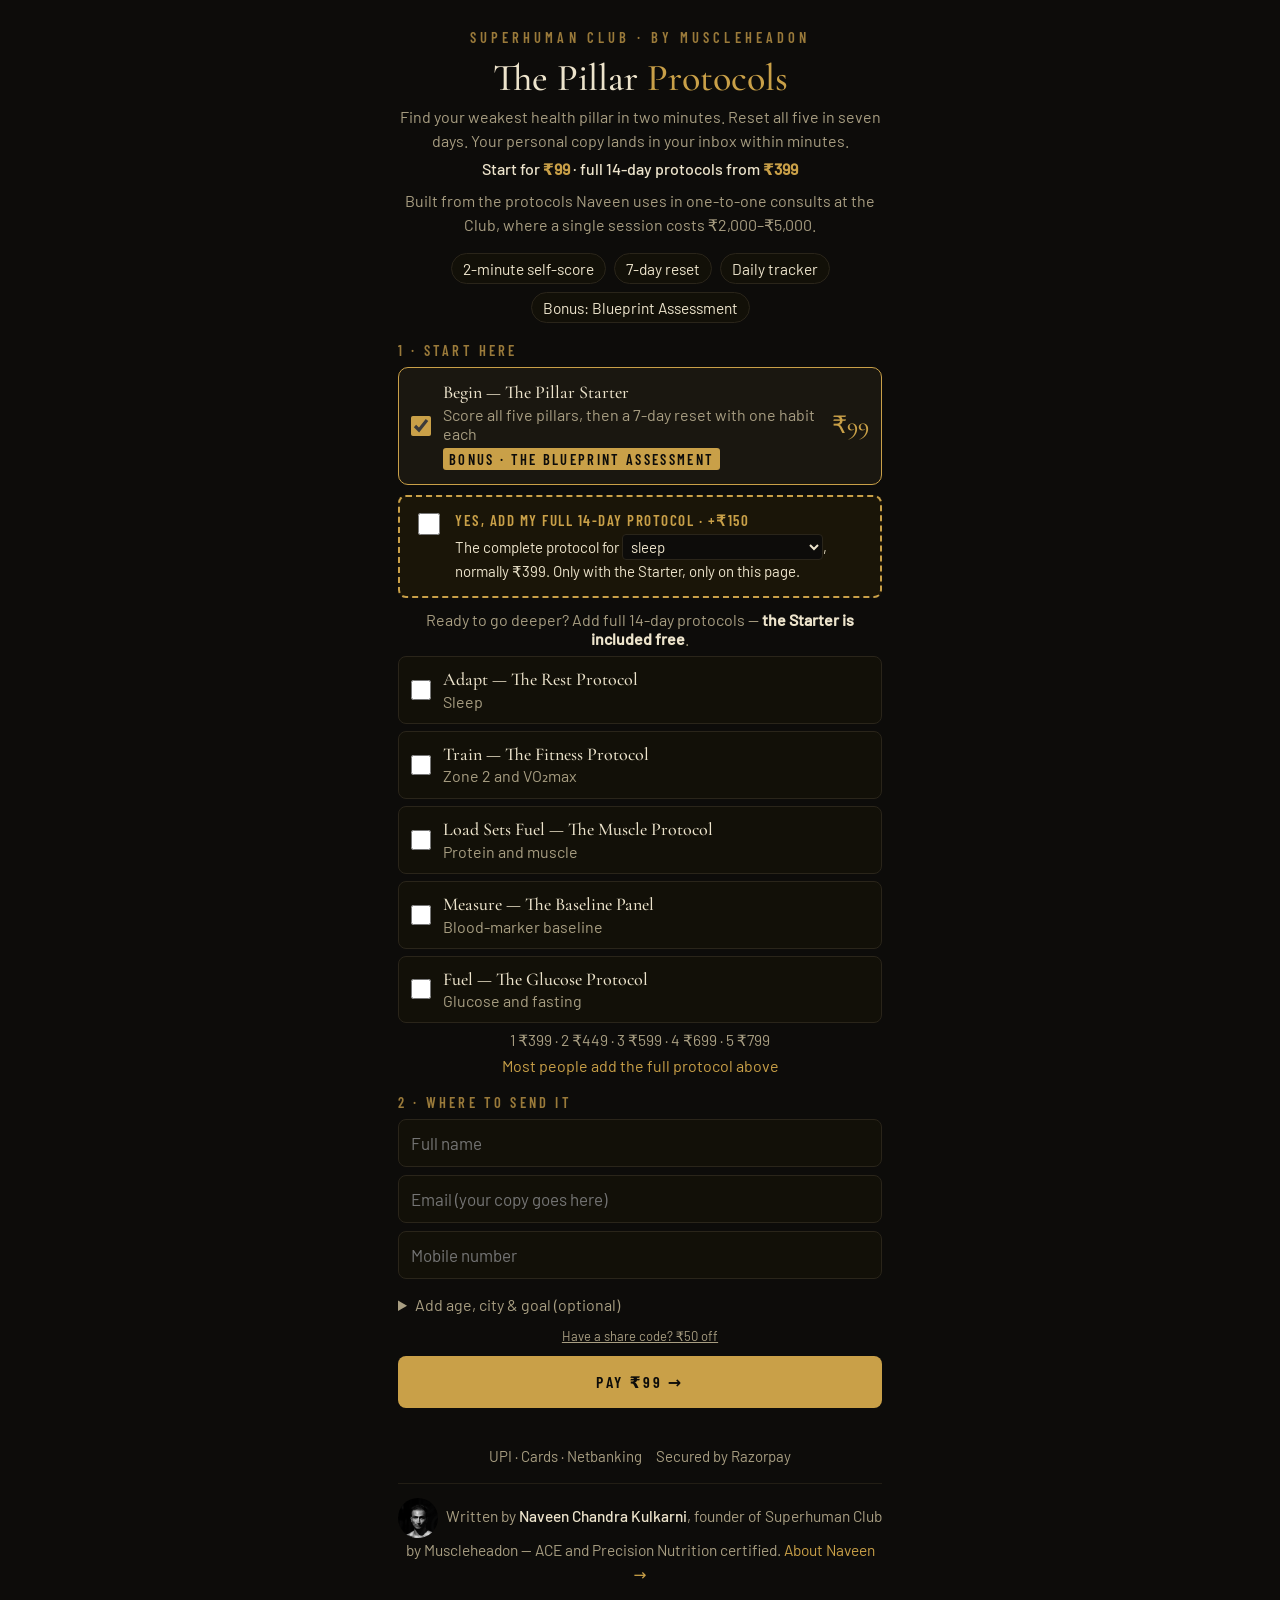
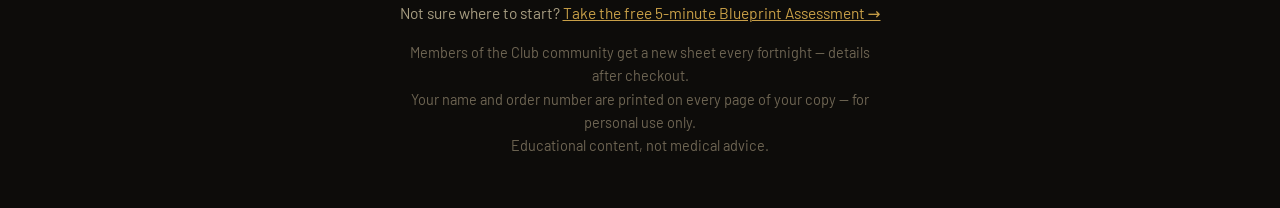
<file: index.html>
<!DOCTYPE html>
<html lang="en"><head>
<meta charset="utf-8">

<link rel="canonical" href="https://club.muscleheadon.com/">
<meta property="og:url" content="https://club.muscleheadon.com/">
<meta property="og:site_name" content="Superhuman Club by Muscleheadon">
<meta property="og:type" content="website">
<meta name="twitter:card" content="summary_large_image">
<meta property="og:image" content="https://club.muscleheadon.com/naveen-about.jpg">
<script type="application/ld+json">{"@context": "https://schema.org", "@graph": [{"@type": "Organization", "@id": "https://muscleheadon.com/#org", "name": "Muscleheadon", "alternateName": ["Superhuman Club by Muscleheadon", "The Superhuman Club"], "legalName": "Muscleheadon Health and Fitness Pvt Ltd", "url": "https://muscleheadon.com/", "logo": "https://club.muscleheadon.com/naveen.jpg", "sameAs": ["https://instagram.com/muscleheadon"], "founder": {"@id": "https://muscleheadon.com/#naveen"}, "telephone": "+91-89999-01473", "areaServed": "IN"}, {"@type": "ItemList", "name": "The Pillar Protocols", "url": "https://club.muscleheadon.com/", "itemListElement": [{"@type": "ListItem", "position": 1, "item": {"@type": "Product", "name": "The Pillar Starter", "brand": {"@id": "https://muscleheadon.com/#org"}, "description": "Seven-day reset across all six pillars, emailed as a personal PDF.", "offers": {"@type": "Offer", "price": "99", "priceCurrency": "INR", "availability": "https://schema.org/InStock", "url": "https://club.muscleheadon.com/"}}}, {"@type": "ListItem", "position": 2, "item": {"@type": "Product", "name": "Pillar Protocol sheet", "brand": {"@id": "https://muscleheadon.com/#org"}, "description": "A 14-day protocol for one pillar with a daily tracker and day-15 re-test.", "offers": {"@type": "Offer", "price": "299", "priceCurrency": "INR", "availability": "https://schema.org/InStock", "url": "https://club.muscleheadon.com/"}}}]}]}</script>
<meta name="viewport" content="width=device-width,initial-scale=1">
<title>The Pillar Protocols · The Superhuman Club</title>
<meta name="description" content="Find your weakest health pillar in two minutes and reset all five in seven days. The Pillar Starter, ₹99, emailed in minutes.">
<link rel="preload" href="cormorant-garamond-latin-500-normal.woff2" as="font" type="font/woff2" crossorigin>
<link rel="stylesheet" href="fonts.css">
<style>
*{box-sizing:border-box}html,body{margin:0;background:#0D0C0A;color:#EDE4CC;font-family:Barlow,system-ui,-apple-system,Segoe UI,Roboto,sans-serif;-webkit-text-size-adjust:100%}
.w{max-width:520px;margin:0 auto;padding:28px 18px 36px}
.e{font:600 14.5px 'Barlow Condensed',system-ui,sans-serif;letter-spacing:.28em;color:#9A7A3A;text-align:center}
h1{font:500 38px/1.08 'Cormorant Garamond',Georgia,serif;margin:12px 0 6px;text-align:center}h1 em{color:#C9A048;font-style:normal}
.l{color:#A89E82;font-size:16px;line-height:1.5;text-align:center;margin:0 0 6px}
.price{text-align:center;font:500 16px Barlow,system-ui,sans-serif;color:#EDE4CC;margin:0 0 18px}.price b{color:#C9A048}
.k{font:600 14.5px 'Barlow Condensed',system-ui,sans-serif;letter-spacing:.22em;color:#9A7A3A;margin:18px 0 8px}
label.s{display:flex;gap:12px;align-items:center;padding:12px;border:1px solid #2A251A;border-radius:8px;margin-bottom:7px;background:#121008}
label.s.on{border-color:#C9A048;background:#1A1710}
label.s input{width:20px;height:20px;accent-color:#C9A048;flex:none;margin:0}
.t{font:500 18px/1.2 'Cormorant Garamond',Georgia,serif}.d{color:#A89E82;font-size:16px;margin-top:1px}
.ladder{font-size:15.5px;color:#A89E82;margin-top:4px;text-align:center}
input.f,select.f{width:100%;padding:13px 12px;margin-bottom:8px;background:#121008;border:1px solid #2A251A;border-radius:8px;color:#EDE4CC;font:17px Barlow,system-ui,sans-serif}
.row{display:flex;gap:8px}.row>*{flex:1;min-width:0}
details{margin-top:2px}summary{color:#A89E82;font-size:16px;cursor:pointer;padding:6px 0 10px}
button{display:block;width:100%;margin-top:12px;padding:16px;border:0;border-radius:8px;background:#C9A048;color:#0D0C0A;font:600 16px 'Barlow Condensed',system-ui,sans-serif;letter-spacing:.16em;cursor:pointer}
button:disabled{opacity:.45}
.err{color:#e0a9a9;font-size:16.5px;margin-top:10px;min-height:1em;text-align:center}
.trust{display:flex;justify-content:center;gap:14px;flex-wrap:wrap;color:#A89E82;font-size:15px;margin-top:12px}
.tk{display:flex;align-items:center;justify-content:center;gap:10px;flex-wrap:wrap;margin:0 auto 16px;padding:9px 14px;border:1px dashed #C9A048;border-radius:10px;background:#17130A;color:#EDE4CC;font-size:16.5px;text-align:center;max-width:440px}
.tk b{color:#C9A048;font:600 15px 'Barlow Condensed',system-ui,sans-serif;letter-spacing:.2em}.tk i{font-style:normal;color:#C9A048;font-variant-numeric:tabular-nums}
.anchor{text-align:center;color:#A89E82;font-size:16px;line-height:1.5;margin:-8px 0 16px}
.inc{display:flex;justify-content:center;gap:8px;flex-wrap:wrap;margin:0 0 4px}.inc span{border:1px solid #2A251A;border-radius:99px;padding:5px 11px;font-size:15.5px;color:#EDE4CC;background:#121008}
.nudge{text-align:center;color:#C9A048;font-size:16px;margin-top:6px;min-height:1em}
.fine{color:#6E6553;font-size:14.5px;line-height:1.6;margin-top:16px;text-align:center}
.st{display:flex;gap:12px;align-items:center;padding:14px 12px;border:1px solid #C9A048;border-radius:10px;background:#1A1710;margin-bottom:6px}.st input{width:20px;height:20px;accent-color:#C9A048;flex:none;margin:0}.st .p{margin-left:auto;font:500 24px 'Cormorant Garamond',Georgia,serif;color:#C9A048}.bonus{display:inline-block;margin-top:5px;font:600 14.5px 'Barlow Condensed',sans-serif;letter-spacing:.16em;color:#0D0C0A;background:#C9A048;border-radius:3px;padding:2px 6px}.or{text-align:center;color:#A89E82;font-size:16px;margin:12px 0 8px}
.by{color:#A89E82;font-size:15.5px;line-height:1.55;text-align:center;margin-top:18px;border-top:1px solid #221E15;padding-top:14px}
.bump{display:flex;gap:12px;align-items:flex-start;border:2px dashed #C9A048;background:#1A1508;border-radius:8px;padding:14px;margin:10px 0 4px;cursor:pointer}
.bump input{width:22px;height:22px;margin-top:2px;accent-color:#C9A048;flex:none}
.bump .bt{font:600 15px 'Barlow Condensed',sans-serif;letter-spacing:.1em;color:#C9A048}
.bump .bd{font-size:15px;line-height:1.5;color:#EDE4CC;margin-top:4px}
.bump select{background:#0D0C0A;color:#EDE4CC;border:1px solid #2A251A;border-radius:4px;font:inherit;padding:2px 4px}
.bump.on{background:#221B09;border-style:solid}
.bump[hidden],.oto[hidden]{display:none}
</style>
<script>
!function(f,b,e,v,n,t,s){if(f.fbq)return;n=f.fbq=function(){n.callMethod?n.callMethod.apply(n,arguments):n.queue.push(arguments)};if(!f._fbq)f._fbq=n;n.push=n;n.loaded=!0;n.version='2.0';n.queue=[];t=b.createElement(e);t.async=!0;t.src=v;s=b.getElementsByTagName(e)[0];s.parentNode.insertBefore(t,s)}(window,document,'script','https://connect.facebook.net/en_US/fbevents.js');
fbq('init','1384135736776247');fbq('track','PageView');fbq('track','ViewContent',{content_name:'The Pillar Starter',currency:'INR',value:99});
</script>
</head>
<body><main class="w">
<div class="e">SUPERHUMAN CLUB &middot; BY MUSCLEHEADON</div>
<h1>The Pillar <em>Protocols</em></h1>
<p class="l">Find your weakest health pillar in two minutes. Reset all five in seven days. Your personal copy lands in your inbox within minutes.</p>
<p class="price">Start for <b>&#8377;99</b> &middot; full 14-day protocols from <b>&#8377;<span id="from">299</span></b></p>
<p class="anchor">Built from the protocols Naveen uses in one-to-one consults at the Club, where a single session costs &#8377;2,000&ndash;&#8377;5,000.</p>
<div class="inc"><span>2-minute self-score</span><span>7-day reset</span><span>Daily tracker</span><span>Bonus: Blueprint Assessment</span></div>

<form id="frm" novalidate>
<div class="k">1 &middot; START HERE</div>
<label class="st" id="stl"><input type="checkbox" id="starter" checked><div><div class="t">Begin &mdash; The Pillar Starter</div><div class="d">Score all five pillars, then a 7-day reset with one habit each</div><span class="bonus">BONUS &middot; THE BLUEPRINT ASSESSMENT</span></div><span class="p">&#8377;99</span></label>
<label class="bump" id="bumpl"><input type="checkbox" id="bump"><div><div class="bt">YES, ADD MY FULL 14-DAY PROTOCOL &middot; +&#8377;150</div><div class="bd">The complete protocol for <select id="bw" aria-label="Which protocol"></select>, normally &#8377;<span id="bwas">299</span>. Only with the Starter, only on this page.</div></div></label>
<div class="or">Ready to go deeper? Add full 14-day protocols &mdash; <b style="color:#EDE4CC">the Starter is included free</b>.</div>
<div class="tk" id="tk"><b>LAUNCH PRICE</b><span>&#8377;299 a sheet until 15 Oct, then &#8377;399</span><i id="cd"></i></div>
<div id="sheets"></div>
<div class="ladder" id="ladder"></div>
<div class="nudge" id="nudge"></div>

<div class="k">2 &middot; WHERE TO SEND IT</div>
<input class="f" id="name" placeholder="Full name" autocomplete="name" required>
<input class="f" id="email" type="email" inputmode="email" placeholder="Email (your copy goes here)" autocomplete="email" required>
<input class="f" id="phone" type="tel" inputmode="tel" placeholder="Mobile number" autocomplete="tel" required>
<details><summary>Add age, city &amp; goal (optional)</summary>
<div class="row"><input class="f" id="age" type="number" inputmode="numeric" placeholder="Age"><input class="f" id="city" placeholder="City"></div>
<select class="f" id="goal"><option value="">Primary goal</option><option>Fat loss</option><option>Muscle gain</option><option>Better sleep</option><option>Energy &amp; metabolic health</option><option>Longevity &amp; healthspan</option><option>Fitness &amp; endurance</option></select>
</details>

<div id="codewrap" hidden style="margin-top:6px"><input class="f" id="code" placeholder="Share code (e.g. SHC-AB12CD)" autocomplete="off" style="text-transform:uppercase"></div>
<p style="text-align:center;font-size:13px;margin:4px 0 0"><a href="#" id="havecode" style="color:#A89E82">Have a share code? &#8377;50 off</a></p>
<button id="go" type="submit">PAY &#8377;<span id="amt">99</span> &rarr;</button>
<div class="err" id="err" role="alert"></div>
<div class="trust"><span>UPI &middot; Cards &middot; Netbanking</span><span>Secured by Razorpay</span></div>
</form>

<p class="by"><a href="about" style="color:inherit;text-decoration:none"><img src="naveen.jpg" alt="Naveen Kulkarni" width="40" height="40" style="border-radius:50%;vertical-align:middle;margin-right:8px;object-fit:cover">Written by <b style="color:#EDE4CC;font-weight:500">Naveen Chandra Kulkarni</b>, founder of Superhuman Club by Muscleheadon &mdash; ACE and Precision Nutrition certified. <span style="color:#C9A048">About Naveen &rarr;</span></a></p>
<p class="by" style="border:0;margin-top:6px;padding-top:0">Not sure where to start? <a href="assessment?src=checkout" style="color:#C9A048">Take the free 5-minute Blueprint Assessment &rarr;</a></p>
<p class="fine">Members of the Club community get a new sheet every fortnight &mdash; details after checkout.<br>Your name and order number are printed on every page of your copy &mdash; for personal use only.<br>Educational content, not medical advice.</p>
</main>
<script>
var API='https://script.google.com/macros/s/AKfycbxXcqV--XSvSmh7yWonIvjncrI_HJGnVFJakbZhZPZsAwGeJPA3xhshU8B5WUlBARtj/exec';function postAPI(f,n){n=n||3;return fetch(API,{method:'POST',body:JSON.stringify(f)}).then(function(r){if(!r.ok)throw new Error('fetch '+r.status);return r.json()}).catch(function(e){if(n>1&&(!e||!e.message||e.message.indexOf('fetch')>=0||e instanceof SyntaxError)){return new Promise(function(ok){setTimeout(ok,1200)}).then(function(){return postAPI(f,n-1)})}throw e});}try{fetch(API,{method:'POST',body:'{"action":"warm"}'}).catch(function(){})}catch(e){}
var SHEETS=[[1,'Adapt &mdash; The Rest Protocol','Sleep'],[2,'Train &mdash; The Fitness Protocol','Zone 2 and VO&#8322;max'],[3,'Load Sets Fuel &mdash; The Muscle Protocol','Protein and muscle'],[4,'Measure &mdash; The Baseline Panel','Blood-marker baseline'],[5,'Fuel &mdash; The Glucose Protocol','Glucose and fasting']];
var END=Date.parse('2026-10-15T23:59:59+05:30'),LAUNCH=Date.now()<=END;
var LADDER={0:0,1:LAUNCH?299:399,2:449,3:599,4:699,5:799};
if(!LAUNCH){document.getElementById('tk').style.display='none';document.getElementById('from').textContent='399';}
document.getElementById('ladder').innerHTML='1 &#8377;'+LADDER[1]+' &middot; 2 &#8377;449 &middot; 3 &#8377;599 &middot; 4 &#8377;699 &middot; 5 &#8377;799';
function tick(){var d=END-Date.now();if(d<=0){document.getElementById('cd').textContent='';return;}var h=Math.floor(d/36e5),dd=Math.floor(h/24);
document.getElementById('cd').textContent='ends in '+(dd?dd+'d ':'')+(h%24)+'h '+Math.floor(d%36e5/6e4)+'m';}
if(LAUNCH){tick();setInterval(tick,30000);}
var q=new URLSearchParams(location.search),pre=(q.get('s')||'').split(',').map(Number);
var box=document.getElementById('sheets');
SHEETS.forEach(function(s){var l=document.createElement('label');l.className='s';
l.innerHTML='<input type="checkbox" value="'+s[0]+'"'+(pre.indexOf(s[0])>-1?' checked':'')+'><div><div class="t">'+s[1]+'</div><div class="d">'+s[2]+'</div></div>';
box.appendChild(l);l.querySelector('input').addEventListener('change',upd);});
function sel(){return [].slice.call(document.querySelectorAll('#sheets input:checked')).map(function(i){return +i.value});}
var ST=document.getElementById('starter');ST.addEventListener('change',upd);
function hasCode(){return !el2('codewrap').hidden&&el2('code').value.trim().length>=6;}
function el2(i){return document.getElementById(i)}
function bumpOn(){return !sel().length&&ST.checked&&el2('bump').checked;}
function price(){var n=sel().length,p=n?LADDER[n]:(ST.checked?(bumpOn()?249:99):0);if(p&&hasCode())p=Math.max(49,p-50);return p;}
function upd(){var s=sel(),n=s.length;[].forEach.call(document.querySelectorAll('label.s'),function(l){l.classList.toggle('on',l.querySelector('input').checked)});
if(n){ST.checked=true;ST.disabled=true;}else{ST.disabled=false;}
el2('bumpl').hidden=!!n||!ST.checked;el2('bumpl').classList.toggle('on',bumpOn());
var pr=price();document.getElementById('go').innerHTML='PAY &#8377;<span id="amt">'+pr+'</span> &rarr;';document.getElementById('go').disabled=!pr;
var t='';if(n===0)t=ST.checked?(bumpOn()?'Starter + your full protocol &middot; you save &#8377;'+(99+LADDER[1]-249):'Most people add the full protocol above'):'';if(hasCode()&&pr)t=(t?t+' &middot; ':'')+'Share code: &#8377;50 off';if(n>0&&n<5)t='Starter included free &middot; add another sheet for just &#8377;'+(LADDER[n+1]-LADDER[n]);if(n===5)t='Best value &mdash; you save &#8377;'+(5*LADDER[1]-799)+' on all five, Starter included';
document.getElementById('nudge').innerHTML=t;}
(function(){var c=q.get('code');el2('havecode').onclick=function(e){e.preventDefault();el2('codewrap').hidden=false;this.parentNode.hidden=true;el2('code').focus();upd();};el2('code').addEventListener('input',upd);if(c){el2('codewrap').hidden=false;el2('havecode').parentNode.hidden=true;el2('code').value=c.toUpperCase();[].forEach.call(document.querySelectorAll('#sheets input'),function(i){i.checked=false});ST.checked=true;}
var bw=el2('bw'),w=+(q.get('w')||0);SHEETS.forEach(function(x){var o=document.createElement('option');o.value=x[0];o.textContent=x[2].toLowerCase();if(x[0]===w)o.selected=true;bw.appendChild(o);});
el2('bwas').textContent=LADDER[1];el2('bump').addEventListener('change',upd);bw.addEventListener('change',function(){el2('bump').checked=true;upd();});if(w)el2('bump').checked=true;})();
upd();
function v(id){return document.getElementById(id).value.trim()}
document.getElementById('frm').addEventListener('submit',function(ev){ev.preventDefault();
var b=document.getElementById('go'),err=document.getElementById('err');err.textContent='';
var SRC=(q.get('src')||q.get('utm_content')||q.get('utm_campaign')||'').slice(0,40);
var f={action:'checkout',src:SRC,bump:bumpOn()?1:0,code:hasCode()?el2('code').value.trim().toUpperCase():'',sheets:sel().length?sel():(ST.checked?(bumpOn()?[+el2('bw').value]:[6]):[]),name:v('name'),email:v('email'),phone:v('phone'),age:v('age'),city:v('city'),goal:v('goal')};
if(!f.sheets.length){err.textContent='Pick the Starter or at least one sheet.';return;}
if(!f.name){err.textContent='Please enter your name.';return;}
if(!/^[^\s@]+@[^\s@]+\.[^\s@]+$/.test(f.email)){err.textContent='Please enter a valid email.';return;}
if(f.phone.replace(/\D/g,'').length<10){err.textContent='Please enter a valid mobile number.';return;}
try{fbq('track','InitiateCheckout',{value:price(),currency:'INR',num_items:f.sheets.length});}catch(e){}
b.disabled=true;var lab=b.innerHTML;b.textContent='OPENING SECURE PAYMENT…';var slow=setTimeout(function(){b.textContent='STILL CONNECTING — PLEASE WAIT…'},7000);
postAPI(f).then(function(r){
if(r&&r.ok&&r.url){location.href=r.url;return;}
throw new Error((r&&r.error)||'Something went wrong. Please try again.');
}).catch(function(e){clearTimeout(slow);b.disabled=false;b.innerHTML=lab;err.textContent=(e&&e.message&&e.message.indexOf('fetch')<0)?e.message:'Connection issue. Please tap pay again.';});
});
</script>
</body></html>
</file>
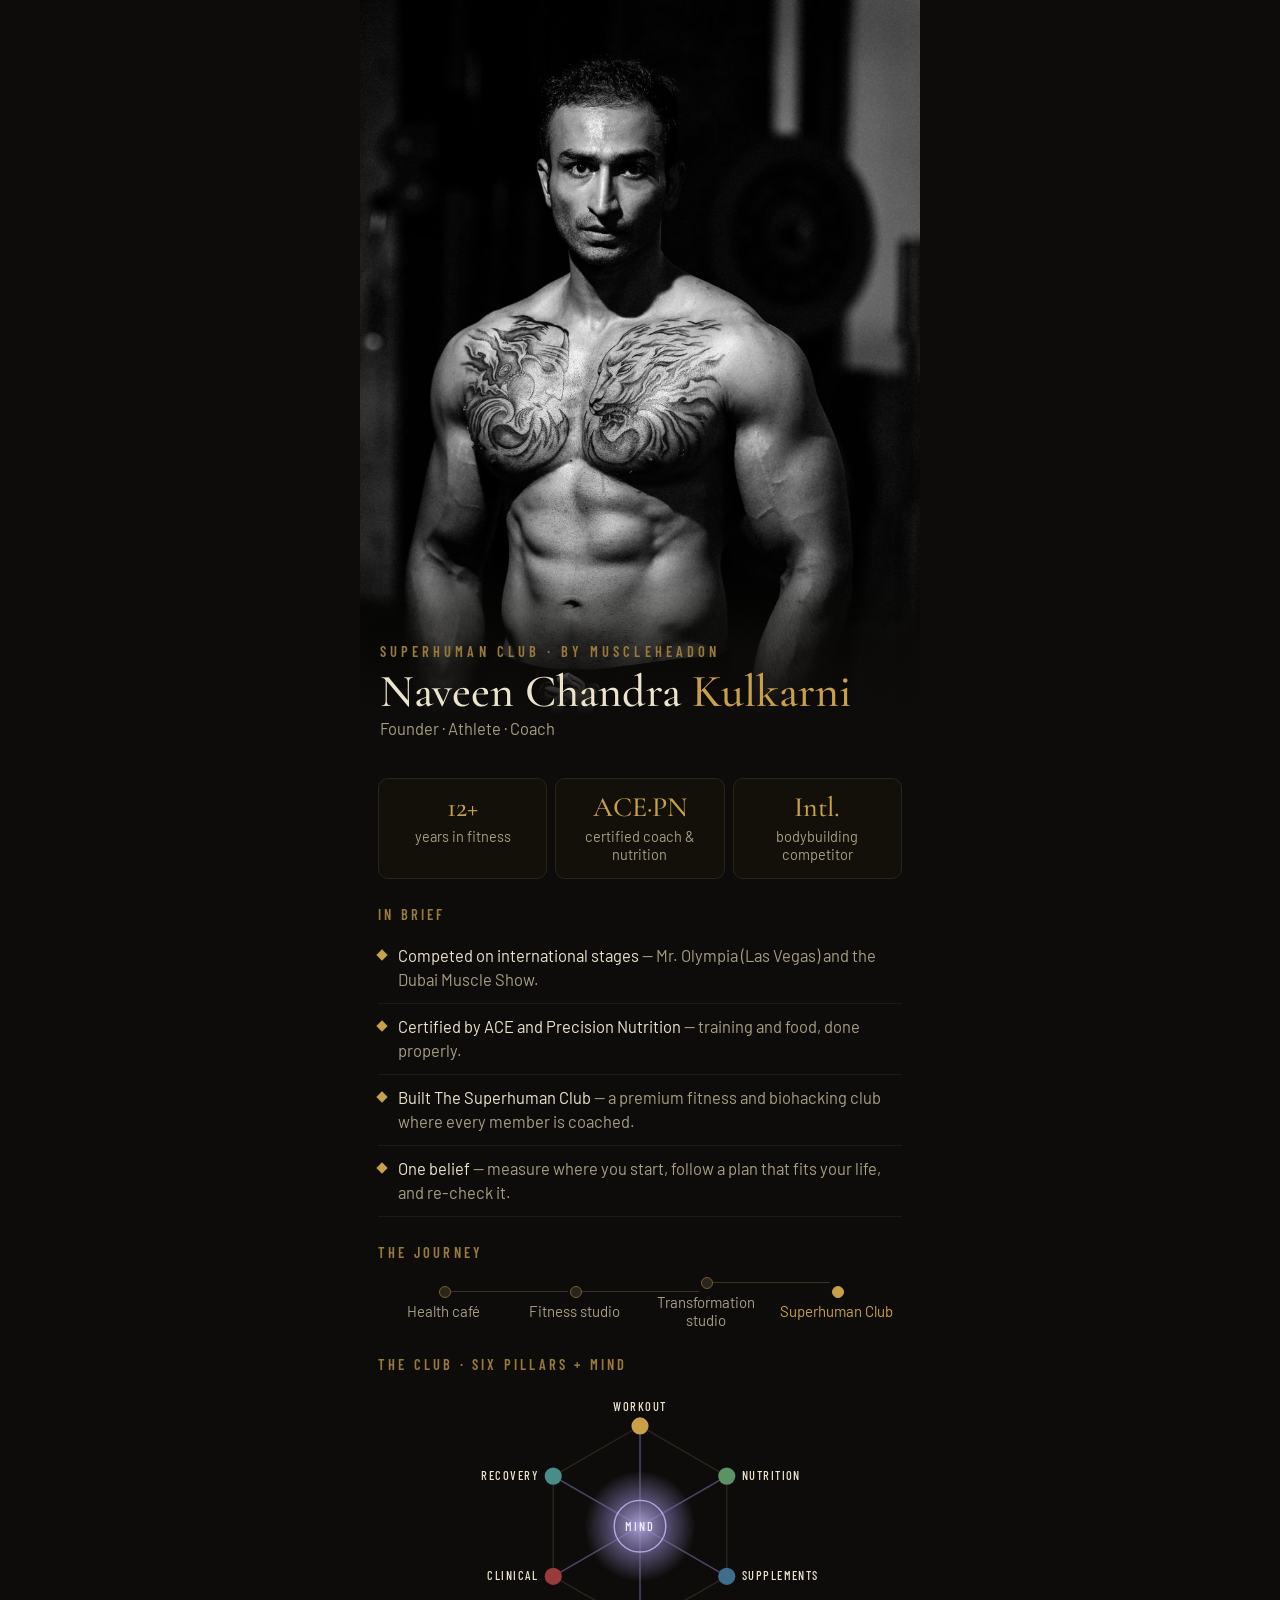
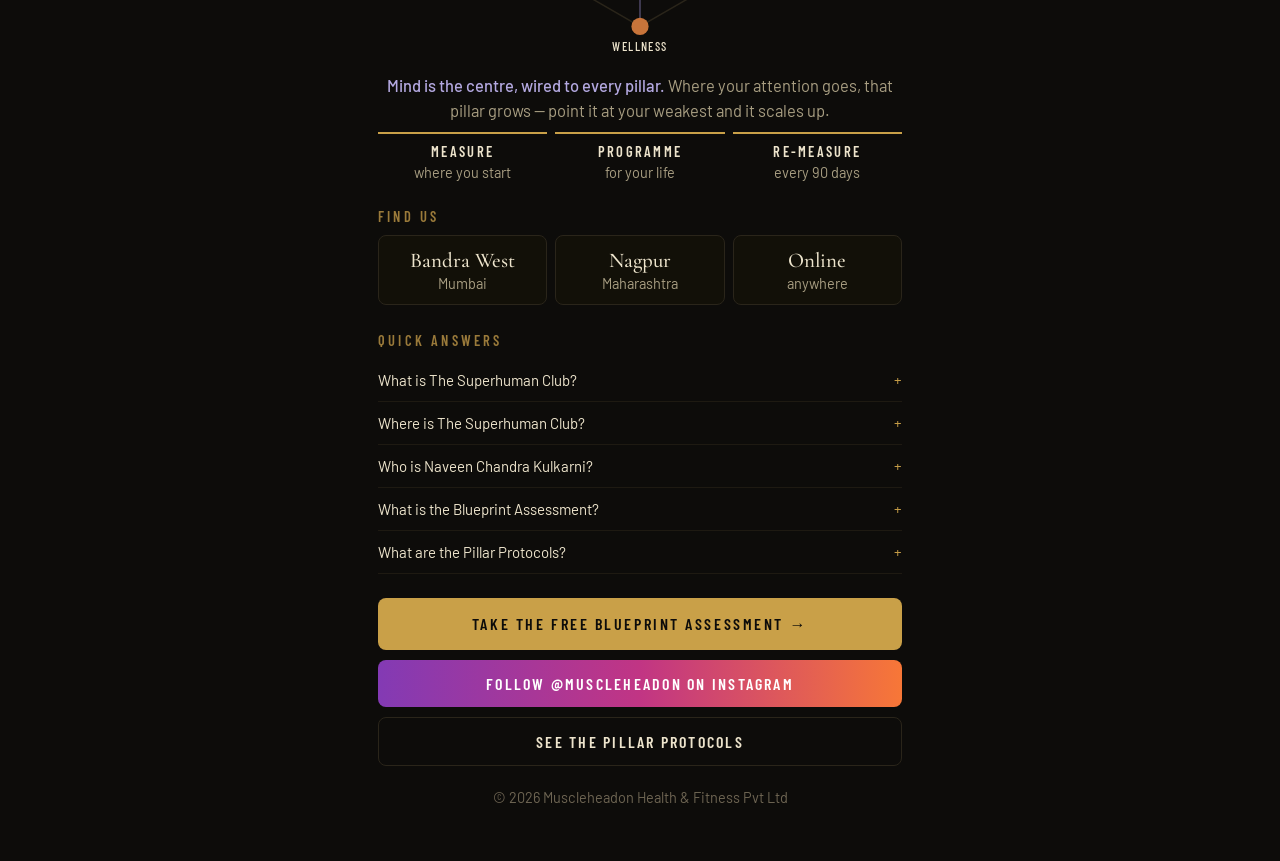
<file: about.html>
<!DOCTYPE html>
<html lang="en"><head>
<meta charset="utf-8">

<link rel="canonical" href="https://club.muscleheadon.com/about">
<meta property="og:url" content="https://club.muscleheadon.com/about">
<meta property="og:site_name" content="Superhuman Club by Muscleheadon">
<meta property="og:type" content="website">
<meta name="twitter:card" content="summary_large_image">
<script type="application/ld+json">{"@context": "https://schema.org", "@graph": [{"@type": "Organization", "@id": "https://muscleheadon.com/#org", "name": "Muscleheadon", "alternateName": ["Superhuman Club by Muscleheadon", "The Superhuman Club"], "legalName": "Muscleheadon Health and Fitness Pvt Ltd", "url": "https://muscleheadon.com/", "logo": "https://club.muscleheadon.com/naveen.jpg", "sameAs": ["https://instagram.com/muscleheadon"], "founder": {"@id": "https://muscleheadon.com/#naveen"}, "telephone": "+91-89999-01473", "areaServed": "IN"}, {"@type": "Person", "@id": "https://muscleheadon.com/#naveen", "name": "Naveen Chandra Kulkarni", "alternateName": "Naveen Kulkarni", "jobTitle": "Founder, The Superhuman Club", "worksFor": {"@id": "https://muscleheadon.com/#org"}, "image": "https://club.muscleheadon.com/naveen-about.jpg", "url": "https://club.muscleheadon.com/about", "sameAs": ["https://instagram.com/muscleheadon"], "knowsAbout": ["Strength training", "Sports nutrition", "Body recomposition", "Fat loss", "Recovery", "Longevity and healthspan"], "hasCredential": [{"@type": "EducationalOccupationalCredential", "credentialCategory": "certification", "recognizedBy": {"@type": "Organization", "name": "American Council on Exercise (ACE)"}}, {"@type": "EducationalOccupationalCredential", "credentialCategory": "certification", "recognizedBy": {"@type": "Organization", "name": "Precision Nutrition"}}], "description": "Founder of The Superhuman Club by Muscleheadon. 12+ years in fitness; competed at Mr. Olympia (Las Vegas) and the Dubai Muscle Show."}, {"@type": "HealthClub", "name": "The Superhuman Club by Muscleheadon — Bandra West", "parentOrganization": {"@id": "https://muscleheadon.com/#org"}, "url": "https://muscleheadon.com/", "telephone": "+91-89999-01473", "image": "https://club.muscleheadon.com/naveen-about.jpg", "address": {"@type": "PostalAddress", "streetAddress": "Corner of 24th & 33rd Road, off Linking Road, above Starbucks", "addressLocality": "Bandra West, Mumbai", "addressRegion": "Maharashtra", "postalCode": "400052", "addressCountry": "IN"}}, {"@type": "HealthClub", "name": "The Superhuman Club by Muscleheadon — Nagpur", "parentOrganization": {"@id": "https://muscleheadon.com/#org"}, "url": "https://muscleheadon.com/", "telephone": "+91-89999-01473", "image": "https://club.muscleheadon.com/naveen-about.jpg", "address": {"@type": "PostalAddress", "streetAddress": "Flat 402, 4th Floor, Punyai Apartment, Plot 217, Bajaj Nagar", "addressLocality": "Nagpur", "addressRegion": "Maharashtra", "postalCode": "440010", "addressCountry": "IN"}}, {"@type": "WebSite", "@id": "https://muscleheadon.com/#website", "url": "https://muscleheadon.com/", "name": "Muscleheadon", "publisher": {"@id": "https://muscleheadon.com/#org"}}, {"@type": "ProfilePage", "url": "https://club.muscleheadon.com/about", "mainEntity": {"@id": "https://muscleheadon.com/#naveen"}, "isPartOf": {"@id": "https://muscleheadon.com/#website"}}, {"@type": "FAQPage", "mainEntity": [{"@type": "Question", "name": "What is The Superhuman Club?", "acceptedAnswer": {"@type": "Answer", "text": "A premium fitness and biohacking club by Muscleheadon, founded by Naveen Chandra Kulkarni. Every member is coached across six pillars — Workout, Nutrition, Supplements, Wellness, Clinical and Recovery — with the Mind at the centre connecting them all."}}, {"@type": "Question", "name": "Where is The Superhuman Club?", "acceptedAnswer": {"@type": "Answer", "text": "In Bandra West, Mumbai (off Linking Road), in Bajaj Nagar, Nagpur, and online anywhere in India."}}, {"@type": "Question", "name": "Who is Naveen Chandra Kulkarni?", "acceptedAnswer": {"@type": "Answer", "text": "The founder of The Superhuman Club by Muscleheadon. He has 12+ years in fitness, is ACE and Precision Nutrition certified, and has competed at Mr. Olympia in Las Vegas and the Dubai Muscle Show."}}, {"@type": "Question", "name": "What is the Blueprint Assessment?", "acceptedAnswer": {"@type": "Answer", "text": "A free five-minute online assessment: 21 questions that score your six health pillars and your Mind, show your biggest lever, and email you a personal report."}}, {"@type": "Question", "name": "What are the Pillar Protocols?", "acceptedAnswer": {"@type": "Answer", "text": "Fourteen-day protocol sheets, one per pillar, with step-by-step days, a daily tracker and a day-15 re-test. The Pillar Starter is ₹99 and each full sheet is ₹299."}}]}]}</script>
<meta name="viewport" content="width=device-width,initial-scale=1">
<title>Naveen Chandra Kulkarni · Superhuman Club by Muscleheadon</title>
<meta name="description" content="Naveen Kulkarni, founder of The Superhuman Club by Muscleheadon. 12+ years in fitness, ACE and Precision Nutrition certified. Bandra West, Nagpur and online.">
<meta property="og:title" content="Naveen Kulkarni · The Superhuman Club">
<meta property="og:description" content="Founder of The Superhuman Club by Muscleheadon. Bandra West · Nagpur · Online.">
<meta property="og:image" content="https://club.muscleheadon.com/naveen-about.jpg">
<link rel="preload" href="cormorant-garamond-latin-500-normal.woff2" as="font" type="font/woff2" crossorigin>
<link rel="stylesheet" href="fonts.css">
<style>
*{box-sizing:border-box}html,body{margin:0;background:#0D0C0A;color:#EDE4CC;font-family:Barlow,system-ui,-apple-system,Segoe UI,Roboto,sans-serif;-webkit-text-size-adjust:100%}
.w{max-width:560px;margin:0 auto;padding:0 0 40px}
.hero{position:relative}
.hero img{display:block;width:100%;height:auto}
.hero .ov{position:absolute;left:0;right:0;bottom:0;padding:90px 20px 22px;background:linear-gradient(transparent,#0D0C0A 78%)}
.e{font:600 14.5px 'Barlow Condensed',sans-serif;letter-spacing:.28em;color:#9A7A3A}
h1{font:500 46px/1 'Cormorant Garamond',Georgia,serif;margin:8px 0 4px}h1 em{color:#C9A048;font-style:normal}
.role{color:#A89E82;font-size:16px}
.in{padding:0 18px}
.stats{display:grid;grid-template-columns:repeat(3,1fr);gap:8px;margin:18px 0}
.stats div{border:1px solid #2A251A;background:#121008;border-radius:10px;padding:14px 8px;text-align:center}
.stats b{display:block;font:500 28px/1 'Cormorant Garamond',serif;color:#C9A048}
.stats span{display:block;font-size:14.5px;color:#A89E82;margin-top:6px;line-height:1.3}
.k{font:600 14.5px 'Barlow Condensed',sans-serif;letter-spacing:.22em;color:#9A7A3A;margin:26px 0 10px}
ul.pts{list-style:none;margin:0;padding:0}
ul.pts li{display:flex;gap:12px;align-items:flex-start;padding:11px 0;border-bottom:1px solid #1E1A12;font-size:16px;line-height:1.45;color:#EDE4CC}
ul.pts li:before{content:'';flex:none;width:8px;height:8px;margin-top:7px;background:#C9A048;transform:rotate(45deg)}
ul.pts li span{color:#A89E82}
.path{display:flex;align-items:center;gap:0;margin:4px 0}
.path div{flex:1;text-align:center;font-size:14.5px;color:#A89E82;position:relative;padding-top:22px}
.path div:before{content:'';position:absolute;top:6px;left:50%;width:10px;height:10px;margin-left:-5px;border-radius:50%;background:#2A251A;border:1px solid #7A5E28}
.path div:after{content:'';position:absolute;top:11px;left:calc(50% + 7px);right:calc(-50% + 7px);height:1px;background:#3A3222}
.path div:last-child:after{display:none}
.path div.on{color:#C9A048}.path div.on:before{background:#C9A048;border-color:#C9A048}
.pillars{display:grid;grid-template-columns:repeat(3,1fr);gap:8px}
.pl{border:1px solid #2A251A;background:#121008;border-radius:8px;padding:12px 6px;text-align:center;font-size:14.5px;color:#EDE4CC}
.pl i{display:block;width:22px;height:3px;border-radius:2px;margin:0 auto 8px}
.hexd{display:block;width:100%;max-width:420px;margin:0 auto}
.cap{font-size:15px;line-height:1.5;color:#A89E82;text-align:center;margin:4px 6px 0}.cap b{color:#B3A8E0;font-weight:500}
.loop{display:flex;gap:8px;margin-top:10px}
.loop div{flex:1;border-top:2px solid #C9A048;padding-top:8px;text-align:center;font:600 14.5px 'Barlow Condensed',sans-serif;letter-spacing:.16em;color:#EDE4CC}
.loop span{display:block;font:400 14.5px Barlow,sans-serif;letter-spacing:0;color:#A89E82;margin-top:3px}
.places{display:flex;gap:8px}
.places div{flex:1;border:1px solid #2A251A;border-radius:8px;padding:12px 6px;text-align:center;background:#121008}
.places b{display:block;font:500 19px 'Cormorant Garamond',serif}
.places span{font-size:14.5px;color:#A89E82}
a.go{display:block;margin-top:24px;padding:16px;border-radius:8px;background:#C9A048;color:#0D0C0A;font:600 16px 'Barlow Condensed',sans-serif;letter-spacing:.16em;text-align:center;text-decoration:none}
a.ghost{display:block;margin-top:10px;padding:14px;border-radius:8px;border:1px solid #2A251A;color:#EDE4CC;font:600 15px 'Barlow Condensed',sans-serif;letter-spacing:.14em;text-align:center;text-decoration:none}
.fine{color:#6E6553;font-size:14.5px;text-align:center;margin-top:22px}

/* Readability pass */
.e,.k{font-size:14.5px}
.role{font-size:16.5px}
.stats span{font-size:14.5px}
ul.pts li{font-size:16.5px}
.path div{font-size:15px}
.cap{font-size:16.5px}
.loop div{font-size:14.5px}.loop span{font-size:14.5px}
.places b{font-size:21px}.places span{font-size:14.5px}
a.go{font-size:16px}a.ghost{font-size:16px}
.fine{font-size:14.5px}
.faq summary{font-size:16.5px}.faq p{font-size:16.5px}
.faq details{border-bottom:1px solid #1E1A12;padding:12px 0}.faq summary{cursor:pointer;font-size:15px;color:#EDE4CC;list-style:none}.faq summary::-webkit-details-marker{display:none}.faq summary:after{content:"+";float:right;color:#C9A048}.faq details[open] summary:after{content:"\2212"}.faq p{margin:8px 0 0;font-size:14px;line-height:1.55;color:#A89E82}
</style>
</head>
<body><main class="w">
<div class="hero"><img src="naveen-about.jpg" alt="Naveen Kulkarni, founder of The Superhuman Club" width="800" height="1085">
<div class="ov"><div class="e">SUPERHUMAN CLUB &middot; BY MUSCLEHEADON</div><h1>Naveen Chandra <em>Kulkarni</em></h1><div class="role">Founder &middot; Athlete &middot; Coach</div></div></div>

<div class="in">
<div class="stats"><div><b>12+</b><span>years in fitness</span></div><div><b>ACE&middot;PN</b><span>certified coach &amp; nutrition</span></div><div><b>Intl.</b><span>bodybuilding competitor</span></div></div>

<div class="k">IN BRIEF</div>
<ul class="pts">
<li><div>Competed on international stages <span>&mdash; Mr. Olympia (Las Vegas) and the Dubai Muscle Show.</span></div></li>
<li><div>Certified by ACE and Precision Nutrition <span>&mdash; training and food, done properly.</span></div></li>
<li><div>Built The Superhuman Club <span>&mdash; a premium fitness and biohacking club where every member is coached.</span></div></li>
<li><div>One belief <span>&mdash; measure where you start, follow a plan that fits your life, and re-check it.</span></div></li>
</ul>

<div class="k">THE JOURNEY</div>
<div class="path"><div>Health caf&eacute;</div><div>Fitness studio</div><div>Transformation studio</div><div class="on">Superhuman Club</div></div>

<div class="k">THE CLUB &middot; SIX PILLARS + MIND</div>
<svg class="hexd" viewBox="-40 0 440 300" role="img" aria-label="Six pillars around the integrated Mind"><defs><radialGradient id="mh"><stop offset="0" stop-color="#B3A8E0" stop-opacity=".95"/><stop offset=".5" stop-color="#8478B0" stop-opacity=".6"/><stop offset="1" stop-color="#8478B0" stop-opacity="0"/></radialGradient></defs>
<polygon points="180.0,45.0 270.9,97.5 270.9,202.5 180.0,255.0 89.1,202.5 89.1,97.5" fill="none" stroke="#2A251A" stroke-width="1.5"/>
<line x1="180" y1="150" x2="180.0" y2="45.0" stroke="#8478B0" stroke-opacity=".55" stroke-width="1.6"/>
<line x1="180" y1="150" x2="270.9" y2="97.5" stroke="#8478B0" stroke-opacity=".55" stroke-width="1.6"/>
<line x1="180" y1="150" x2="270.9" y2="202.5" stroke="#8478B0" stroke-opacity=".55" stroke-width="1.6"/>
<line x1="180" y1="150" x2="180.0" y2="255.0" stroke="#8478B0" stroke-opacity=".55" stroke-width="1.6"/>
<line x1="180" y1="150" x2="89.1" y2="202.5" stroke="#8478B0" stroke-opacity=".55" stroke-width="1.6"/>
<line x1="180" y1="150" x2="89.1" y2="97.5" stroke="#8478B0" stroke-opacity=".55" stroke-width="1.6"/>
<circle cx="180" cy="150" r="58" fill="url(#mh)"/><circle cx="180" cy="150" r="27" fill="none" stroke="#B3A8E0" stroke-width="1.5"/><text x="180" y="155" text-anchor="middle" fill="#F2EEFF" font-family="Barlow Condensed,sans-serif" font-size="13" letter-spacing="2">MIND</text>
<circle cx="180.0" cy="45.0" r="9" fill="#C9A048"/>
<text x="180.0" y="29.0" text-anchor="middle" fill="#EDE4CC" font-family="Barlow Condensed,sans-serif" font-size="13" letter-spacing="1.5">WORKOUT</text>
<circle cx="270.9" cy="97.5" r="9" fill="#5A9464"/>
<text x="286.9" y="101.5" text-anchor="start" fill="#EDE4CC" font-family="Barlow Condensed,sans-serif" font-size="13" letter-spacing="1.5">NUTRITION</text>
<circle cx="270.9" cy="202.5" r="9" fill="#3E6E8C"/>
<text x="286.9" y="206.5" text-anchor="start" fill="#EDE4CC" font-family="Barlow Condensed,sans-serif" font-size="13" letter-spacing="1.5">SUPPLEMENTS</text>
<circle cx="180.0" cy="255.0" r="9" fill="#C8743A"/>
<text x="180.0" y="281.0" text-anchor="middle" fill="#EDE4CC" font-family="Barlow Condensed,sans-serif" font-size="13" letter-spacing="1.5">WELLNESS</text>
<circle cx="89.1" cy="202.5" r="9" fill="#9A3B3B"/>
<text x="73.1" y="206.5" text-anchor="end" fill="#EDE4CC" font-family="Barlow Condensed,sans-serif" font-size="13" letter-spacing="1.5">CLINICAL</text>
<circle cx="89.1" cy="97.5" r="9" fill="#4A8C8A"/>
<text x="73.1" y="101.5" text-anchor="end" fill="#EDE4CC" font-family="Barlow Condensed,sans-serif" font-size="13" letter-spacing="1.5">RECOVERY</text>
</svg>
<p class="cap"><b>Mind is the centre, wired to every pillar.</b> Where your attention goes, that pillar grows &mdash; point it at your weakest and it scales up.</p>
<div class="loop"><div>MEASURE<span>where you start</span></div><div>PROGRAMME<span>for your life</span></div><div>RE-MEASURE<span>every 90 days</span></div></div>

<div class="k">FIND US</div>
<div class="places"><div><b>Bandra West</b><span>Mumbai</span></div><div><b>Nagpur</b><span>Maharashtra</span></div><div><b>Online</b><span>anywhere</span></div></div>

<div class="k">QUICK ANSWERS</div>
<div class="faq"><details><summary>What is The Superhuman Club?</summary><p>A premium fitness and biohacking club by Muscleheadon, founded by Naveen Chandra Kulkarni. Every member is coached across six pillars — Workout, Nutrition, Supplements, Wellness, Clinical and Recovery — with the Mind at the centre connecting them all.</p></details><details><summary>Where is The Superhuman Club?</summary><p>In Bandra West, Mumbai (off Linking Road), in Bajaj Nagar, Nagpur, and online anywhere in India.</p></details><details><summary>Who is Naveen Chandra Kulkarni?</summary><p>The founder of The Superhuman Club by Muscleheadon. He has 12+ years in fitness, is ACE and Precision Nutrition certified, and has competed at Mr. Olympia in Las Vegas and the Dubai Muscle Show.</p></details><details><summary>What is the Blueprint Assessment?</summary><p>A free five-minute online assessment: 21 questions that score your six health pillars and your Mind, show your biggest lever, and email you a personal report.</p></details><details><summary>What are the Pillar Protocols?</summary><p>Fourteen-day protocol sheets, one per pillar, with step-by-step days, a daily tracker and a day-15 re-test. The Pillar Starter is ₹99 and each full sheet is ₹299.</p></details></div>
<a class="go" href="assessment?src=about">TAKE THE FREE BLUEPRINT ASSESSMENT &rarr;</a>
<a class="ghost" href="https://instagram.com/muscleheadon" target="_blank" rel="noopener" style="background:linear-gradient(90deg,#833AB4,#C13584 50%,#F77737);border:0;color:#fff">FOLLOW @MUSCLEHEADON ON INSTAGRAM</a>
<a class="ghost" href="./">SEE THE PILLAR PROTOCOLS</a>
<p class="fine">&copy; 2026 Muscleheadon Health &amp; Fitness Pvt Ltd</p>
</div>
</main>
<script>
!function(f,b,e,v,n,t,s){if(f.fbq)return;n=f.fbq=function(){n.callMethod?n.callMethod.apply(n,arguments):n.queue.push(arguments)};if(!f._fbq)f._fbq=n;n.push=n;n.loaded=!0;n.version='2.0';n.queue=[];t=b.createElement(e);t.async=!0;t.src=v;s=b.getElementsByTagName(e)[0];s.parentNode.insertBefore(t,s)}(window,document,'script','https://connect.facebook.net/en_US/fbevents.js');
fbq('init','1384135736776247');fbq('track','PageView');
</script>
</body></html>
</file>
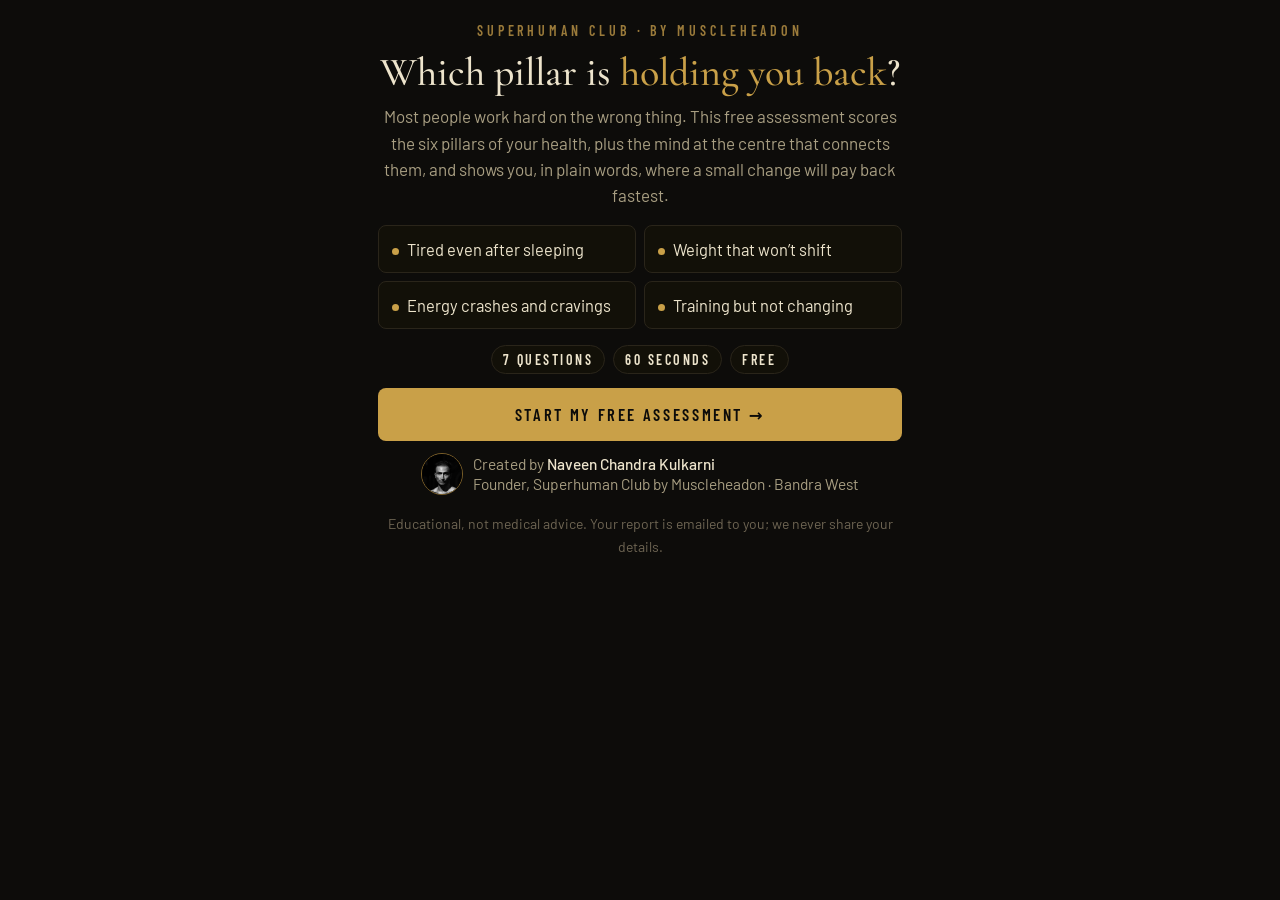
<file: assessment.html>
<!DOCTYPE html>
<html lang="en"><head>
<meta charset="utf-8">

<link rel="canonical" href="https://club.muscleheadon.com/assessment">
<meta property="og:url" content="https://club.muscleheadon.com/assessment">
<meta property="og:site_name" content="Superhuman Club by Muscleheadon">
<meta property="og:type" content="website">
<meta name="twitter:card" content="summary_large_image">
<script type="application/ld+json">{"@context": "https://schema.org", "@graph": [{"@type": "Organization", "@id": "https://muscleheadon.com/#org", "name": "Muscleheadon", "alternateName": ["Superhuman Club by Muscleheadon", "The Superhuman Club"], "legalName": "Muscleheadon Health and Fitness Pvt Ltd", "url": "https://muscleheadon.com/", "logo": "https://club.muscleheadon.com/naveen.jpg", "sameAs": ["https://instagram.com/muscleheadon"], "founder": {"@id": "https://muscleheadon.com/#naveen"}, "telephone": "+91-89999-01473", "areaServed": "IN"}, {"@type": "WebApplication", "name": "The Blueprint Assessment", "url": "https://club.muscleheadon.com/assessment", "applicationCategory": "HealthApplication", "operatingSystem": "Any", "description": "Free 60-second assessment. 7 questions score your six health pillars and the Mind that connects them, and email you a personal report.", "author": {"@id": "https://muscleheadon.com/#naveen"}, "publisher": {"@id": "https://muscleheadon.com/#org"}, "offers": {"@type": "Offer", "price": "0", "priceCurrency": "INR"}, "isAccessibleForFree": true}]}</script>
<meta name="viewport" content="width=device-width,initial-scale=1">
<title>The Blueprint Assessment · Free · The Superhuman Club</title>
<meta name="description" content="Tired, stuck or unsure where to start? Find which of your six health pillars is holding you back, and where your mind is pointed. 7 questions, 60 seconds, free. By Naveen Kulkarni, The Superhuman Club.">
<meta property="og:title" content="Which health pillar is holding you back? Free 60-second Blueprint Assessment">
<meta property="og:description" content="7 questions. Six pillars and the mind that connects them. A personal report in your inbox. By Naveen Kulkarni, founder of The Superhuman Club.">
<meta property="og:image" content="https://club.muscleheadon.com/naveen-about.jpg">
<link rel="preload" href="cormorant-garamond-latin-500-normal.woff2" as="font" type="font/woff2" crossorigin>
<link rel="stylesheet" href="fonts.css">
<style>
*{box-sizing:border-box}html,body{margin:0;background:#0D0C0A;color:#EDE4CC;font-family:Barlow,system-ui,-apple-system,Segoe UI,Roboto,sans-serif;-webkit-text-size-adjust:100%}
.w{max-width:560px;margin:0 auto;padding:22px 18px 40px}
.e{font:600 11px 'Barlow Condensed',system-ui,sans-serif;letter-spacing:.28em;color:#9A7A3A;text-align:center}
h1{font:500 40px/1.06 'Cormorant Garamond',Georgia,serif;margin:12px 0 10px;text-align:center}h1 em{color:#C9A048;font-style:normal}
h2{font:500 27px/1.15 'Cormorant Garamond',Georgia,serif;margin:0 0 8px}h2 em{color:#C9A048;font-style:normal}
.l{color:#A89E82;font-size:15.5px;line-height:1.55;text-align:center;margin:0 0 14px}
.by{display:flex;align-items:center;gap:10px;justify-content:center;margin:12px 0 4px;text-decoration:none}
.by img{width:42px;height:42px;border-radius:50%;object-fit:cover;border:1px solid #7A5E28}
.by span{font-size:13px;color:#A89E82;line-height:1.3;text-align:left}.by b{color:#EDE4CC;font-weight:500}
.pains{display:grid;grid-template-columns:1fr 1fr;gap:8px;margin:16px 0}
.pains div{border:1px solid #2A251A;background:#121008;border-radius:8px;padding:11px 12px;font-size:14px;color:#EDE4CC;line-height:1.35}
.pains div:before{content:'';display:inline-block;width:7px;height:7px;border-radius:50%;background:#C9A048;margin-right:8px;vertical-align:middle}
.pills{display:flex;justify-content:center;gap:8px;flex-wrap:wrap;margin:6px 0 4px}.pills span{border:1px solid #2A251A;border-radius:99px;padding:5px 11px;font:600 11px 'Barlow Condensed',sans-serif;letter-spacing:.18em;color:#EDE4CC;background:#121008}
.k{font:600 11px 'Barlow Condensed',system-ui,sans-serif;letter-spacing:.22em;color:#9A7A3A;margin:22px 0 10px}
button.go,a.go{display:block;width:100%;margin-top:14px;padding:16px;border:0;border-radius:8px;background:#C9A048;color:#0D0C0A;font:600 15px 'Barlow Condensed',system-ui,sans-serif;letter-spacing:.16em;cursor:pointer;text-align:center;text-decoration:none}
a.ghost,button.ghost{display:block;width:100%;margin-top:10px;padding:14px;border-radius:8px;border:1px solid #2A251A;background:none;color:#EDE4CC;font:600 14px 'Barlow Condensed',sans-serif;letter-spacing:.14em;text-align:center;text-decoration:none;cursor:pointer}
button:disabled{opacity:.5}
.bar{height:4px;background:#221E15;border-radius:2px;overflow:hidden;margin:6px 0 18px}.bar i{display:block;height:100%;background:#C9A048;transition:width .25s}
.meta{display:flex;justify-content:space-between;font:600 11px 'Barlow Condensed',sans-serif;letter-spacing:.2em;color:#9A7A3A}
.card{border:1px solid #2A251A;background:#121008;border-radius:10px;padding:22px 18px;animation:in .25s ease}
@keyframes in{from{opacity:0;transform:translateY(6px)}to{opacity:1;transform:none}}
.qn{font:600 11px 'Barlow Condensed',sans-serif;letter-spacing:.22em;color:#7A5E28}
.qt{font:500 23px/1.25 'Cormorant Garamond',Georgia,serif;margin:8px 0 18px;min-height:3.6em}
.opts{display:flex;gap:8px}.opts button{flex:1;padding:14px 0;border:1px solid #2A251A;border-radius:8px;background:#0D0C0A;color:#EDE4CC;font:500 18px Barlow,sans-serif;cursor:pointer}
.opts button.sel,.opts button:hover{border-color:#C9A048;color:#C9A048}
.scale{display:flex;justify-content:space-between;color:#6E6553;font-size:12px;margin-top:8px}
.back{background:none;border:0;color:#A89E82;font-size:13px;margin-top:14px;cursor:pointer;padding:0}
input.f{width:100%;padding:14px 12px;margin-bottom:9px;background:#121008;border:1px solid #2A251A;border-radius:8px;color:#EDE4CC;font:16px Barlow,system-ui,sans-serif}
label.c{display:flex;gap:10px;align-items:flex-start;font-size:13.5px;color:#A89E82;line-height:1.45;margin:6px 0 2px;cursor:pointer}
label.c input{width:18px;height:18px;accent-color:#C9A048;flex:none;margin:2px 0 0}
.err{color:#e0a9a9;font-size:13.5px;margin-top:10px;min-height:1em;text-align:center}
.ov{text-align:center;margin:4px 0}.ov b{display:block;font:500 72px/1 'Cormorant Garamond',serif;color:#C9A048}.ov span{font:600 11px 'Barlow Condensed',sans-serif;letter-spacing:.22em;color:#A89E82}
.mindcap{font-size:13.5px;line-height:1.5;color:#A89E82;text-align:center;margin:2px 4px 10px}
svg.radar{display:block;margin:6px auto 0;width:100%;max-width:420px}
.lever{border:1px solid #6B2E22;background:linear-gradient(180deg,#1B110D,#121008);border-radius:12px;padding:18px;margin:16px 0}
.lever .tag{font:600 11px 'Barlow Condensed',sans-serif;letter-spacing:.22em;color:#E08A6E}
.lever h2{margin:6px 0 10px}
.row3{display:grid;gap:10px}
.blk{display:flex;gap:12px;align-items:flex-start}
.blk .ic{flex:none;width:30px;height:30px;border-radius:50%;display:flex;align-items:center;justify-content:center;font:600 13px 'Barlow Condensed',sans-serif;letter-spacing:.06em}
.blk p{margin:0;font-size:14.5px;line-height:1.55;color:#EDE4CC}.blk p b{display:block;font:600 11px 'Barlow Condensed',sans-serif;letter-spacing:.2em;color:#A89E82;margin-bottom:2px}
.best{border-left:2px solid #C9A048;padding:10px 12px;background:#17130A;font-size:14.5px;line-height:1.5;margin:14px 0}
.p{border-top:1px solid #221E15;padding:14px 0}
.p .h{display:flex;justify-content:space-between;align-items:baseline;gap:10px}
.p .h b{font:500 20px 'Cormorant Garamond',serif;color:#EDE4CC}
.p .h span{font:600 11px 'Barlow Condensed',sans-serif;letter-spacing:.2em;white-space:nowrap}
.mini{height:6px;background:#221E15;border-radius:3px;margin:8px 0}.mini i{display:block;height:100%;border-radius:3px}
.p .m{color:#A89E82;font-size:14px;line-height:1.5;margin:4px 0}
.p .s{font-size:14px;line-height:1.5}.p .s em{font-style:normal;font:600 11px 'Barlow Condensed',sans-serif;letter-spacing:.18em;color:#C9A048;margin-right:6px}
.offer{background:#17130A;border:1px solid #2A251A;border-radius:12px;padding:18px;margin-top:18px}
.nk{display:flex;gap:12px;align-items:center;border-top:1px solid #221E15;margin-top:22px;padding-top:18px;text-decoration:none}
.nk img{width:56px;height:56px;border-radius:50%;object-fit:cover}
.nk span{font-size:13.5px;color:#A89E82;line-height:1.45}.nk b{color:#EDE4CC;font-weight:500;display:block;font-size:15px}
.ok{background:#121008;border:1px solid #2A251A;border-radius:8px;padding:10px 12px;font-size:13.5px;color:#A89E82;text-align:center;margin:8px 0 0}
.fine{color:#6E6553;font-size:11.5px;line-height:1.6;margin-top:18px;text-align:center}
.ig{border:1px solid #6B5422;background:linear-gradient(180deg,#1C160C,#121008);border-radius:12px;padding:18px;margin:18px 0}
.ig .tag{font:600 11px 'Barlow Condensed',sans-serif;letter-spacing:.22em;color:#C9A048}
.ig h2{margin:6px 0 6px}
.ig ol{margin:8px 0 12px 18px;padding:0;color:#EDE4CC;font-size:14.5px;line-height:1.6}
.ig canvas{display:block;width:100%;max-width:260px;margin:12px auto;border-radius:10px;border:1px solid #2A251A}
.ig .two{display:flex;gap:8px}.ig .two>*{flex:1}
.code{font:600 26px 'Barlow Condensed',sans-serif;letter-spacing:.14em;color:#C9A048;text-align:center;border:1px dashed #C9A048;border-radius:8px;padding:12px;margin-top:10px}
a.follow{display:flex;align-items:center;justify-content:center;gap:10px;margin-top:10px;padding:14px;border-radius:8px;background:linear-gradient(90deg,#833AB4,#C13584 50%,#F77737);color:#fff;font:600 14px 'Barlow Condensed',sans-serif;letter-spacing:.14em;text-decoration:none}
a.follow svg{width:18px;height:18px}
[hidden]{display:none!important}

/* Readability pass (phone-first): larger body copy and labels */
.e,.k,.meta,.qn,.pills span,.lever .tag,.ig .tag,.ov span{font-size:12.5px}
.blk p b,.p .h span,.p .s em{font-size:12px}
.l{font-size:17px}
.by span{font-size:14.5px}
.pains div{font-size:15.5px;padding:12px 13px}
.qt{font-size:27px;line-height:1.25}
.opts button{font-size:20px;padding:16px 0}
.scale{font-size:14px}
.back{font-size:15px;padding:6px 0}
label.c{font-size:15px;line-height:1.5}
label.c input{width:20px;height:20px}
input.f{font-size:17px;padding:15px 13px}
.err{font-size:15px}
.mindcap{font-size:15px;line-height:1.55}
.blk p{font-size:16px;line-height:1.6}
.best{font-size:16px}
.p .h b{font-size:22px}
.p .m,.p .s{font-size:15.5px;line-height:1.55}
.ok{font-size:15px}
.nk span{font-size:15px}.nk b{font-size:16.5px}
.ig ol{font-size:16px}
.fine{font-size:13px}
button.go,a.go{font-size:16.5px}
a.ghost,button.ghost,a.follow{font-size:15px}
.ig .two .go,.ig .two .ghost{letter-spacing:.08em;font-size:15px;padding-inline:8px}
.hint{font-size:13.5px;color:#A89E82;margin:-3px 0 10px 2px}

/* readability pass 2 */
.e,.k,.meta,.qn,.pills span,.lever .tag,.ig .tag,.ov span{font-size:14px}
.blk p b,.p .h span,.p .s em{font-size:13.5px}
.by span{font-size:15.5px}.scale{font-size:15px}.back{font-size:15.5px}
.hint{font-size:15px}.ok{font-size:15.5px}.fine{font-size:14px}
.ig ol{font-size:16.5px}.mindcap{font-size:16px}
.blk p,.best{font-size:17px}.p .m,.p .s{font-size:16.5px}
label.c{font-size:16px}.pains div{font-size:16.5px}
</style>
</head>
<body><main class="w">
<div class="e">SUPERHUMAN CLUB &middot; BY MUSCLEHEADON</div>

<section id="intro">
<h1>Which pillar is <em>holding you back</em>?</h1>
<p class="l">Most people work hard on the wrong thing. This free assessment scores the six pillars of your health, plus the mind at the centre that connects them, and shows you, in plain words, where a small change will pay back fastest.</p>
<div class="pains"><div>Tired even after sleeping</div><div>Weight that won&rsquo;t shift</div><div>Energy crashes and cravings</div><div>Training but not changing</div></div>
<div class="pills"><span>7 QUESTIONS</span><span>60 SECONDS</span><span>FREE</span></div>
<button class="go" id="begin">START MY FREE ASSESSMENT &rarr;</button>
<a class="by" href="about"><img src="naveen.jpg" alt="Naveen Kulkarni"><span>Created by <b>Naveen Chandra Kulkarni</b><br>Founder, Superhuman Club by Muscleheadon &middot; Bandra West</span></a>
<p class="fine">Educational, not medical advice. Your report is emailed to you; we never share your details.</p>
</section>

<section id="quiz" hidden>
<div class="meta"><span id="pname"></span><span id="count"></span></div>
<div class="bar"><i id="fill" style="width:0"></i></div>
<div class="card" id="qcard">
<div class="qn" id="qnum"></div>
<div class="qt" id="qtext"></div>
<div class="opts" id="opts"></div>
<div class="scale"><span>Rarely true</span><span>Almost always</span></div>
</div>
<button class="back" id="back" hidden>&larr; Back</button>
</section>

<section id="gate" hidden>
<div class="card">
<div class="qn">ALL 7 DONE</div>
<h2 style="margin-top:8px">Your <em>Blueprint</em> is ready.</h2>
<p class="l" style="text-align:left">Where should we send your personal report? You&rsquo;ll see your results on the next screen, and a full copy with a plan for each pillar lands in your inbox.</p>
<input class="f" id="name" placeholder="First name" autocomplete="given-name">
<input class="f" id="email" type="email" inputmode="email" placeholder="Email (your report goes here)" autocomplete="email">
<input class="f" id="phone" type="tel" inputmode="tel" placeholder="WhatsApp number" autocomplete="tel" required>
<div class="hint">10-digit mobile number. For your report and your next step only. No spam.</div>
<label class="c"><input type="checkbox" id="consent"><span>Also send me a few short, practical tips for my weakest pillar, and occasional offers from The Superhuman Club. Unsubscribe any time.</span></label>
<button class="go" id="send">SHOW MY RESULTS &rarr;</button>
<div class="err" id="err"></div>
</div>
</section>

<section id="result" hidden>
<h1 style="margin-bottom:0">Your <em>Blueprint</em></h1>
<div class="ov"><b id="overall"></b><span id="ovlevel"></span></div>
<svg class="radar" id="radar" viewBox="-58 -2 476 326" aria-label="Your six pillar scores, with Mind at the centre"></svg>
<p class="mindcap" id="mindcap"></p>
<div class="ok" id="mailed">Sending your full report&hellip;</div>
<div class="lever" id="lever"></div>
<div class="offer" id="offer"></div>
<div class="best" id="best"></div>
<div class="k">YOUR SIX PILLARS + THE INTEGRATED MIND</div>
<div id="pillars"></div>
<div class="ig" id="sharebox">
<div class="tag">SHARE &amp; GET &#8377;50 OFF</div>
<h2>Share your score, get the <em>Starter</em> free</h2>
<ol><li>Save your story card below (or tap share).</li><li>Post it to your Instagram story and tag <b>@muscleheadon</b>.</li><li>Enter your Instagram handle here &mdash; your &#8377;50-off code comes straight to your inbox. The Starter becomes &#8377;49.</li></ol>
<canvas id="story" width="1080" height="1920" aria-label="Your Blueprint story card"></canvas>
<div class="two"><button class="go" id="shareStory" style="margin-top:0">SHARE TO STORY</button><button class="ghost" id="saveStory" style="margin-top:0">SAVE IMAGE</button></div>
<input class="f" id="cemail" type="email" placeholder="Email you took the assessment with" hidden style="margin-top:12px">
<input class="f" id="handle" placeholder="Your Instagram handle, e.g. @yourname" autocomplete="off" style="margin-top:12px">
<button class="go" id="claim">I'VE POSTED IT &middot; SEND MY CODE</button>
<div class="err" id="cerr"></div><div id="codebox" hidden></div>
<a class="follow" href="https://instagram.com/muscleheadon" target="_blank" rel="noopener"><svg viewBox="0 0 24 24" fill="none" stroke="#fff" stroke-width="2"><rect x="3" y="3" width="18" height="18" rx="5"/><circle cx="12" cy="12" r="4"/><circle cx="17.5" cy="6.5" r="1" fill="#fff"/></svg>FOLLOW @MUSCLEHEADON</a>
</div>
<a class="ghost" id="share" href="#" target="_blank" rel="noopener">SHARE WITH A FRIEND ON WHATSAPP</a>
<a class="nk" href="about"><img src="naveen.jpg" alt="Naveen Kulkarni"><span><b>Naveen Chandra Kulkarni</b>Founder of Superhuman Club by Muscleheadon. 12+ years in fitness, ACE and Precision Nutrition certified. Read his story &rarr;</span></a>
<p class="fine">Scores are self-reported and for education only &mdash; not a diagnosis. If anything here concerns you, speak with your doctor.<br>&copy; 2026 Muscleheadon Health &amp; Fitness Pvt Ltd &middot; Bandra West, Mumbai</p>
</section>
</main>
<script>
var API='https://script.google.com/macros/s/AKfycbxXcqV--XSvSmh7yWonIvjncrI_HJGnVFJakbZhZPZsAwGeJPA3xhshU8B5WUlBARtj/exec';function postAPI(f,n){n=n||3;return fetch(API,{method:'POST',body:JSON.stringify(f)}).then(function(r){if(!r.ok)throw new Error('fetch '+r.status);return r.json()}).catch(function(e){if(n>1&&(!e||!e.message||e.message.indexOf('fetch')>=0||e instanceof SyntaxError)){return new Promise(function(ok){setTimeout(ok,1200)}).then(function(){return postAPI(f,n-1)})}throw e});}try{fetch(API,{method:'POST',body:'{"action":"warm"}'}).catch(function(){})}catch(e){}
var Q=[['I do structured strength training at least twice a week.','I stay active through the day — walking and moving rather than sitting for long stretches.','My training gradually gets harder over time, rather than staying the same.'],
['I eat enough protein, with a clear source at most meals.','I build my meals around whole foods rather than packaged or processed ones.','I’m mindful of when I eat, not just what — including how late at night.'],
['The supplements I take are chosen for a real, specific reason.','I know what each supplement I take is actually meant to do.','I choose tested, quality products over whatever is cheapest or trending.'],
['I get natural daylight early in the day, most days.','I have reliable ways to manage stress that genuinely work for me.','I wind down and ease off bright screens before bed.'],
['I can focus on one thing for a sustained stretch without constant distraction.','I recover from stressful moments rather than staying rattled for hours.','My mind feels clear and sharp for most of the day.'],
['When I use recovery tools — sauna, cold, bodywork, guided protocols — I do so with intent, not at random.','I base decisions about advanced interventions on real information rather than hype.','I have a working sense of my own health markers to guide these choices.'],
['I get enough quality sleep to wake up genuinely rested.','I keep a fairly consistent sleep and wake time, even on weekends.','I build in real downtime to recover rather than running flat-out constantly.']];
var D={"P":[{"k":"Workout","n":"Movement & Strength","c":"#C9A048","sheet":2,"what":"Muscle is your body’s engine and armour. It burns sugar, protects your joints and keeps you independent as you age. From your 30s it slowly fades unless you use it.","pain":["You may tire on stairs, feel stiff in the morning, or notice your body getting softer even when the scale hasn’t moved.","You are active, but without a plan that gets gradually harder, your body stops changing and results stall.","Your training is protecting your strength, metabolism and joints for the decades ahead."],"fix":["Two short full-body strength sessions this week — squats, push-ups, rows. 20 minutes is enough.","Make one thing a little harder each week: a few more reps, a little more weight, or less rest.","Keep it up, and add some power work (faster, explosive moves) to stay strong as you age."]},{"k":"Diet & Nutrition","n":"Food & Nutrition","c":"#5A9464","sheet":3,"what":"Food is information for your body. Protein builds and repairs; heavy, late or packaged meals keep your blood sugar and energy on a roller coaster.","pain":["Energy crashes after meals, cravings in the evening and belly fat that won’t shift are the usual signs.","Mostly good choices, but uneven protein and late dinners can quietly blunt your results.","Your plate is working for you: steadier energy, better recovery and fewer cravings."],"fix":["Add a palm-sized protein portion (dal, paneer, eggs, curd, chicken, fish) to every meal, starting today.","Eat vegetables and protein before your roti or rice, and finish dinner 3 hours before bed.","Fine-tune meal timing around your training and sleep."]},{"k":"Supplements","n":"Supplements","c":"#3E6E8C","sheet":4,"what":"Supplements fill gaps; they don’t replace food. Without a blood test, most people are guessing — paying for what they don’t need and missing what they do.","pain":["Low vitamin D and B12 are very common in India and often go unnoticed — tiredness and low mood can be the only clues.","Some of your money may be going on pills you don’t need, while real gaps stay unfilled.","Your supplements are chosen with intent — keep letting your blood tests decide."],"fix":["Get a simple baseline blood test (vitamin D, B12, HbA1c, lipids) before buying anything new.","Write down what each supplement is for. If you can’t, ask your doctor whether you need it.","Review your stack every 3 months against your latest blood test."]},{"k":"Wellness","n":"Stress & Body Clock","c":"#C8743A","sheet":1,"what":"Light and stress set your body clock. Morning daylight tells your body to wake up; dim evenings and a wind-down tell it to rest. Constant stress keeps it stuck on “on”.","pain":["Feeling wired but tired, irritable, or running on tea and coffee to get through the day.","You have some ways to unwind, but they aren’t there when you need them most.","You manage stress and your surroundings well — a real advantage."],"fix":["Get 10 minutes of outdoor daylight within an hour of waking, every day this week.","Pick one wind-down habit (a short walk, slow breathing, a shower) and do it every night.","Treat downtime like an appointment, and keep screens dim after 9 pm."]},{"k":"Mind","n":"Focus & Mind","c":"#8478B0","sheet":1,"what":"Focus is not just willpower. It rises and falls with your sleep, stress and blood sugar — fix those and clear thinking follows.","pain":["Brain fog, scattered attention and finding it hard to switch off at night.","You have sharp days, but they are easily knocked off course.","Clear, steady and focused most days — protect what makes that possible."],"fix":["Protect one 20-minute, phone-free focus block tomorrow.","Notice what scrambles your focus (late nights, sugar, notifications) and remove one.","Use short breaks between demanding tasks to keep your edge."]},{"k":"Advanced Protocols","n":"Recovery Tools & Tests","c":"#9A3B3B","sheet":4,"what":"Sauna, cold, bodywork and lab tests are powerful — but only on top of solid basics, and only when you measure what they do.","pain":["Tools used at random can cost time and money without moving the needle.","You are starting to use these tools; a baseline test would show you what’s actually working.","You use advanced tools with discipline and data."],"fix":["Build the basics first: sleep, strength and food. Then add tools.","Get a baseline health panel so you can measure what each tool changes.","Set a re-test date for anything you’re actively using."]},{"k":"Rest & Recovery","n":"Sleep & Recovery","c":"#4A8C8A","sheet":1,"what":"Sleep is when your body repairs muscle, balances hormones and clears your brain. Going to bed and waking at the same time matters as much as the hours.","pain":["Waking up tired, needing caffeine to function, and weekend lie-ins that never quite fix it.","Your sleep is hit or miss — and that quietly caps every other effort you make.","You recover well, and it shows in your energy and progress."],"fix":["Pick one wake-up time and hold it for 7 days, weekends included.","Cool, dark room; screens off 30 minutes before bed; no caffeine after 2 pm.","Keep your routine steady and watch your resting heart rate for early fatigue."]}],"S":{"1":"Adapt — The Rest Protocol","2":"Train — The Fitness Protocol","3":"Load Sets Fuel — The Muscle Protocol","4":"Measure — The Baseline Panel","5":"Fuel — The Glucose Protocol"},"L":["Untapped","Emerging","Building","Strong","Optimised"]};
var P=D.P,LV=D.L,SH=D.S;
var WORDS=['One','Two','Three','Four','Five','Six','Seven','Eight','Nine','Ten','Eleven','Twelve','Thirteen','Fourteen','Fifteen','Sixteen','Seventeen','Eighteen','Nineteen','Twenty','Twenty-one'];
var PICK=[0,0,0,1,2,0,0];var FLAT=Q.map(function(qs,pi){return {pi:pi,text:qs[PICK[pi]]};});
var TOTAL=FLAT.length,answers=new Array(21),cur=0,src=(new URLSearchParams(location.search)).get('src')||document.referrer.split('/')[2]||'direct';
function el(id){return document.getElementById(id)}
function lvl(s){return s>4.5?4:s>3.5?3:s>2.5?2:s>1.5?1:0}
function band(s){return s<=2.5?0:s<=3.5?1:2}
function show(id){['intro','quiz','gate','result'].forEach(function(x){el(x).hidden=(x!==id)});window.scrollTo(0,0);}
function renderQ(){var it=FLAT[cur];el('pname').textContent=P[it.pi].n.toUpperCase();el('count').textContent=String(cur+1).padStart(2,'0')+' / '+TOTAL;
el('fill').style.width=(cur/TOTAL*100)+'%';var c=el('qcard');c.style.animation='none';void c.offsetWidth;c.style.animation='';
el('qnum').textContent='QUESTION '+WORDS[cur].toUpperCase();el('qtext').textContent=it.text;var o=el('opts');o.innerHTML='';
for(var v=1;v<=5;v++){(function(v){var b=document.createElement('button');b.textContent=v;b.setAttribute('aria-label',v+' of 5');if(answers[FLAT[cur].pi*3]===v)b.className='sel';
b.onclick=function(){var p3=FLAT[cur].pi*3;answers[p3]=answers[p3+1]=answers[p3+2]=v;if(cur<TOTAL-1){cur++;renderQ();}else{el('fill').style.width='100%';show('gate');try{fbq('trackCustom','AssessmentAnswered');}catch(e){}}};o.appendChild(b);})(v);}
el('back').hidden=(cur===0);}
function scores(){var sc=P.map(function(p,pi){return (answers[pi*3]+answers[pi*3+1]+answers[pi*3+2])/3;});
var bi=0;sc.forEach(function(s,i){if(s>sc[bi])bi=i;});var wi=sc[0]<=sc[1]?0:1;sc.forEach(function(s,i){if(i!==5&&s<sc[wi])wi=i;});
var avg=sc.reduce(function(x,y){return x+y},0)/sc.length;return{sc:sc,bi:bi,wi:wi,overall:Math.round(avg/5*100),level:LV[lvl(avg)]};}
function v(id){return el(id).value.trim()}
function normPhone(x){var d=String(x||'').replace(/[^0-9+]/g,'');var plus=d.charAt(0)==='+';d=d.replace(/\+/g,'');if(d.length===11&&d.charAt(0)==='0')d=d.slice(1);if(d.length===10&&/^[6-9]/.test(d))return '91'+d;if(d.length===12&&/^91[6-9]/.test(d))return d;if(plus&&d.length>=8&&d.length<=15&&!/^91/.test(d))return d;return '';}
el('send').onclick=function(){var err=el('err');err.textContent='';
window.__u={name:v('name'),email:v('email')};var f={action:'assess',name:v('name'),email:v('email'),phone:v('phone'),consent:el('consent').checked,answers:answers,src:src};
if(!f.name){err.textContent='Please enter your first name.';return;}
if(!/^[^\s@]+@[^\s@]+\.[^\s@]+$/.test(f.email)){err.textContent='Please enter a valid email so we can send your report.';return;}
var ph=normPhone(f.phone);if(!ph){err.textContent='Please enter your WhatsApp number (10 digits) so we can send your next step.';el('phone').focus();return;}f.phone=ph;
var b=this;b.disabled=true;b.textContent='PREPARING YOUR BLUEPRINT…';
results(f.name);
try{fbq('track','Lead',{content_name:'Blueprint Assessment'});}catch(e){}
postAPI(f).then(function(r){
el('mailed').innerHTML=r&&r.ok?'&#10003; Your full report is on its way to <b style="color:#EDE4CC">'+f.email.replace(/</g,'')+'</b>. Check Promotions if you don’t see it.':'We couldn’t email your report just now — your results are below.';
}).catch(function(){el('mailed').textContent='We couldn’t email your report just now — your results are below.';});};
function results(name){var r=scores(),w=P[r.wi],b=P[r.bi],wb=band(r.sc[r.wi]);
el('overall').textContent=r.overall;el('ovlevel').textContent='OVERALL · '+r.level.toUpperCase();drawRadar(r);
el('lever').innerHTML='<div class="tag">YOUR BIGGEST LEVER</div><h2>'+w.n+'</h2><div class="mini" style="margin-bottom:14px"><i style="width:'+(r.sc[r.wi]/5*100)+'%;background:#B0452F"></i></div><div class="row3">'+
'<div class="blk"><div class="ic" style="background:#2A1D16;color:#E08A6E">01</div><p><b>WHAT YOU MAY BE FEELING</b>'+w.pain[wb]+'</p></div>'+
'<div class="blk"><div class="ic" style="background:#221E15;color:#C9A048">02</div><p><b>IN SIMPLE WORDS</b>'+w.what+'</p></div>'+
'<div class="blk"><div class="ic" style="background:#16201A;color:#7FB98A">03</div><p><b>START THIS WEEK</b>'+w.fix[wb]+'</p></div></div>';
el('offer').innerHTML='<div class="k" style="margin-top:0">GO DEEPER</div><p style="margin:0 0 4px;font-size:15px;line-height:1.5">The full 14-day plan for '+w.n.toLowerCase()+' is <b style="color:#EDE4CC">Sheet 0'+w.sheet+' · '+SH[w.sheet]+'</b>: step-by-step days, a daily tracker and a day-15 re-test.</p>'+
'<a class="go" href="./?w='+w.sheet+'&src='+encodeURIComponent('assess_'+String(src).replace(/[^a-z0-9_]/gi,'').slice(0,24))+'">START + SHEET 0'+w.sheet+' · ₹249 &rarr;</a><a class="ghost" href="./?src='+encodeURIComponent('assess_'+String(src).replace(/[^a-z0-9_]/gi,'').slice(0,24))+'">OR JUST THE ₹99 STARTER</a>';
el('best').innerHTML='<b style="color:#C9A048">Your strongest pillar: '+b.n+'.</b> '+b.pain[2];
var h='';P.forEach(function(p,i){var s=r.sc[i],L=lvl(s),bd=band(s),weak=i===r.wi;
h+='<div class="p"><div class="h"><b>'+p.n+'</b><span style="color:'+(weak?'#E08A6E':p.c)+'">'+LV[L].toUpperCase()+' · '+s.toFixed(1)+'/5</span></div><div class="mini"><i style="width:'+(s/5*100)+'%;background:'+(weak?'#B0452F':p.c)+'"></i></div><div class="m">'+p.pain[bd]+'</div><div class="s"><em>TRY THIS</em>'+p.fix[bd]+'</div></div>';});
el('pillars').innerHTML=h;
el('share').href='https://wa.me/?text='+encodeURIComponent('I just scored '+r.overall+'/100 on the free Blueprint Assessment by Naveen Chandra Kulkarni (Superhuman Club by Muscleheadon). Find your weakest health pillar in 60 seconds: https://club.muscleheadon.com/assessment?src=share');
show('result');window.__r=r;drawStory(r);}
// Six pillars on the hexagon; Mind (index 4) is the integrated purple halo at the centre.
// The halo leans toward the pillars you're strongest in (most mindful of) and wires into every pillar.
var HEX=[0,1,2,3,5,6],MI=4;
function mindGeo(sc,cx,cy,R){var n=6,mean=0;HEX.forEach(function(k){mean+=sc[k]/6});var vx=0,vy=0;
HEX.forEach(function(k,i){var a=-Math.PI/2+i*2*Math.PI/n,d=sc[k]-mean;vx+=d*Math.cos(a);vy+=d*Math.sin(a);});
var m=sc[MI],len=Math.sqrt(vx*vx+vy*vy)||1,pull=Math.min(len/2.2,1)*R*0.30*(0.45+0.55*m/5);
return {x:cx+vx/len*pull,y:cy+vy/len*pull,r:R*(0.12+0.16*m/5),m:m};}
function drawRadar(r){var sc=r.sc,cx=170,cy=158,R=112,n=6,s='';
function pt(i,rr){var a=-Math.PI/2+i*2*Math.PI/n;return [cx+rr*Math.cos(a),cy+rr*Math.sin(a)];}
s+='<defs><radialGradient id="halo"><stop offset="0" stop-color="#B3A8E0" stop-opacity=".95"/><stop offset=".45" stop-color="#8478B0" stop-opacity=".75"/><stop offset="1" stop-color="#8478B0" stop-opacity="0"/></radialGradient></defs>';
for(var g=1;g<=5;g++){var ps=[];for(var i=0;i<n;i++)ps.push(pt(i,R*g/5).join(','));s+='<polygon points="'+ps.join(' ')+'" fill="none" stroke="#2A251A"/>';}
for(var i=0;i<n;i++){var p=pt(i,R);s+='<line x1="'+cx+'" y1="'+cy+'" x2="'+p[0]+'" y2="'+p[1]+'" stroke="#2A251A"/>';}
s+='<polygon points="'+HEX.map(function(k,i){return pt(i,R*sc[k]/5).join(',')}).join(' ')+'" fill="rgba(201,160,72,.16)" stroke="#C9A048" stroke-width="2"/>';
var M=mindGeo(sc,cx,cy,R);
HEX.forEach(function(k,i){var p=pt(i,R*sc[k]/5);s+='<line x1="'+M.x+'" y1="'+M.y+'" x2="'+p[0]+'" y2="'+p[1]+'" stroke="#8478B0" stroke-opacity="'+(0.25+0.6*sc[k]/5)+'" stroke-width="'+(0.8+1.8*sc[k]/5)+'"/>';});
s+='<circle cx="'+M.x+'" cy="'+M.y+'" r="'+(M.r*2.1)+'" fill="url(#halo)"/><circle cx="'+M.x+'" cy="'+M.y+'" r="'+M.r+'" fill="none" stroke="#B3A8E0" stroke-width="1.5" stroke-opacity=".9"/>';
s+='<text x="'+M.x+'" y="'+(M.y+4)+'" text-anchor="middle" fill="#F2EEFF" font-family="Barlow Condensed,sans-serif" font-size="18" letter-spacing=".5">MIND '+M.m.toFixed(1)+'</text>';
HEX.forEach(function(k,i){var p=pt(i,R*sc[k]/5);s+='<circle cx="'+p[0]+'" cy="'+p[1]+'" r="'+(k===r.wi?6:4)+'" fill="'+(k===r.wi?'#E08A6E':P[k].c)+'"/>';});
var short=['Workout','Nutrition','Supplements','Wellness','Clinical','Recovery'];
for(var i=0;i<n;i++){var k=HEX[i],p=pt(i,R+20),anc=Math.abs(p[0]-cx)<8?'middle':(p[0]>cx?'start':'end');
s+='<text x="'+p[0]+'" y="'+(p[1]+(p[1]<cy-20?0:p[1]>cy+20?10:4))+'" text-anchor="'+anc+'" fill="'+(k===r.wi?'#E08A6E':'#A89E82')+'" font-family="Barlow Condensed,sans-serif" font-size="22" letter-spacing=".5">'+short[i].toUpperCase()+'</text>';}
el('radar').innerHTML=s;
var mc=el('mindcap');if(mc)mc.innerHTML='<b style="color:#B3A8E0">Mind sits at the centre</b> and connects to every pillar. It leans toward the pillars you already pay attention to'+(r.bi!==MI?' (yours: '+P[r.bi].n.toLowerCase()+')':'')+'. Turn that attention to '+(r.wi!==MI?P[r.wi].n.toLowerCase():'your weakest pillar')+' and it starts to scale up.';}

function drawStory(r){var c=el('story'),x=c.getContext('2d'),W=1080,H=1920;
var go=function(){x.fillStyle='#0D0C0A';x.fillRect(0,0,W,H);
var g=x.createRadialGradient(540,760,40,540,760,700);g.addColorStop(0,'rgba(201,160,72,.18)');g.addColorStop(1,'rgba(13,12,10,0)');x.fillStyle=g;x.fillRect(0,0,W,H);
x.textAlign='center';x.fillStyle='#9A7A3A';x.font='600 34px "Barlow Condensed"';x.fillText('SUPERHUMAN CLUB  ·  BY MUSCLEHEADON',540,150);
x.fillStyle='#EDE4CC';x.font='500 96px "Cormorant Garamond"';x.fillText('My Blueprint',540,300);
x.fillStyle='#C9A048';x.font='500 300px "Cormorant Garamond"';x.fillText(String(r.overall),540,560);
x.fillStyle='#A89E82';x.font='600 34px "Barlow Condensed"';x.fillText('OUT OF 100  ·  '+r.level.toUpperCase(),540,720);
var cx=540,cy=1070,R=245,n=6;function pt(i,rr){var a=-Math.PI/2+i*2*Math.PI/n;return[cx+rr*Math.cos(a),cy+rr*Math.sin(a)];}
x.strokeStyle='#2E281C';x.lineWidth=2;for(var k=1;k<=5;k++){x.beginPath();for(var i=0;i<n;i++){var p=pt(i,R*k/5);i?x.lineTo(p[0],p[1]):x.moveTo(p[0],p[1]);}x.closePath();x.stroke();}
x.beginPath();HEX.forEach(function(k,i){var p=pt(i,R*r.sc[k]/5);i?x.lineTo(p[0],p[1]):x.moveTo(p[0],p[1]);});x.closePath();x.fillStyle='rgba(201,160,72,.2)';x.fill();x.strokeStyle='#C9A048';x.lineWidth=5;x.stroke();
var M=mindGeo(r.sc,cx,cy,R);HEX.forEach(function(k,i){var p=pt(i,R*r.sc[k]/5);x.strokeStyle='rgba(132,120,176,'+(0.25+0.6*r.sc[k]/5)+')';x.lineWidth=2+5*r.sc[k]/5;x.beginPath();x.moveTo(M.x,M.y);x.lineTo(p[0],p[1]);x.stroke();});
var hg=x.createRadialGradient(M.x,M.y,0,M.x,M.y,M.r*2.1);hg.addColorStop(0,'rgba(179,168,224,.95)');hg.addColorStop(.45,'rgba(132,120,176,.75)');hg.addColorStop(1,'rgba(132,120,176,0)');x.fillStyle=hg;x.beginPath();x.arc(M.x,M.y,M.r*2.1,0,7);x.fill();
x.strokeStyle='rgba(179,168,224,.9)';x.lineWidth=3;x.beginPath();x.arc(M.x,M.y,M.r,0,7);x.stroke();x.fillStyle='#F2EEFF';x.font='600 30px "Barlow Condensed"';x.fillText('MIND',M.x,M.y+10);
HEX.forEach(function(k,i){var p=pt(i,R*r.sc[k]/5);x.fillStyle=k===r.wi?'#E08A6E':P[k].c;x.beginPath();x.arc(p[0],p[1],k===r.wi?13:9,0,7);x.fill();});
var sh=['WORKOUT','NUTRITION','SUPPLEMENTS','WELLNESS','CLINICAL','RECOVERY'];x.font='600 30px "Barlow Condensed"';
for(var i=0;i<n;i++){var p=pt(i,R+52);x.fillStyle=HEX[i]===r.wi?'#E08A6E':'#A89E82';x.fillText(sh[i],p[0],p[1]+10);}
x.fillStyle='#EDE4CC';x.font='400 40px Barlow';x.fillText('Strongest: '+P[r.bi].n,540,1490);x.fillStyle='#E08A6E';x.fillText('Working on: '+P[r.wi].n,540,1550);
x.fillStyle='#C9A048';x.beginPath();if(x.roundRect){x.roundRect(170,1630,740,110,20);}else{x.rect(170,1630,740,110);}x.fill();
x.fillStyle='#0D0C0A';x.font='600 44px "Barlow Condensed"';x.fillText("WHAT'S YOUR SCORE?  @MUSCLEHEADON",540,1702);
x.fillStyle='#A89E82';x.font='400 32px Barlow';x.fillText('Free 60-second assessment · link in @muscleheadon bio',540,1810);};
if(document.fonts&&document.fonts.load){Promise.all([document.fonts.load('500 96px "Cormorant Garamond"'),document.fonts.load('600 34px "Barlow Condensed"'),document.fonts.load('400 40px Barlow')]).then(go,go);}else go();}
function storyBlob(cb){el('story').toBlob(cb,'image/png');}
el('saveStory').onclick=function(){storyBlob(function(b){var a=document.createElement('a');a.href=URL.createObjectURL(b);a.download='my-blueprint-score.png';document.body.appendChild(a);a.click();a.remove();});try{fbq('trackCustom','StorySave');}catch(e){}};
el('shareStory').onclick=function(){storyBlob(function(b){var f=new File([b],'my-blueprint-score.png',{type:'image/png'});
if(navigator.canShare&&navigator.canShare({files:[f]})){navigator.share({files:[f],title:'My Blueprint score',text:'My Blueprint score — @muscleheadon'}).catch(function(){});}else{el('saveStory').click();}});try{fbq('trackCustom','StoryShare');}catch(e){}};
el('claim').onclick=function(){var e=el('cerr');e.textContent='';var h=el('handle').value.trim();
if(h.replace(/[^A-Za-z0-9._]/g,'').length<2){e.textContent='Please enter your Instagram handle.';return;}
if(!window.__u){var em=el('cemail').value.trim();if(!/^[^\s@]+@[^\s@]+\.[^\s@]+$/.test(em)){e.textContent='Please enter the email you took the assessment with.';return;}window.__u={email:em};}
var b=this;b.disabled=true;b.textContent='SENDING YOUR CODE…';
fetch(API,{method:'POST',body:JSON.stringify({action:'share',email:__u.email,handle:h})}).then(function(r){return r.json()}).then(function(r){
if(r&&r.ok){b.hidden=true;var cb=el('codebox');cb.hidden=false;cb.innerHTML='<div class="code">'+r.code+'</div><p class="l" style="margin-top:8px">Also sent to your email. <a href="./?code='+r.code+'&src=share" style="color:#C9A048">Use it now: Starter for &#8377;49 &rarr;</a></p>';try{fbq('trackCustom','StoryCodeClaimed');}catch(e){}}
else{b.disabled=false;b.textContent="I'VE POSTED IT · SEND MY CODE";e.textContent=(r&&r.error)||'Something went wrong. Please try again.';}
}).catch(function(){b.disabled=false;b.textContent="I'VE POSTED IT · SEND MY CODE";e.textContent='Connection issue. Please try again.';});};
(function(){var c=(new URLSearchParams(location.search)).get('card');if(!c)return;var v=c.split('-').map(function(x){return Number(x)/10});if(v.length!==7||v.some(function(x){return !(x>=1&&x<=5)}))return;
var bi=0;v.forEach(function(s,i){if(s>v[bi])bi=i;});var wi=v[0]<=v[1]?0:1;v.forEach(function(s,i){if(i!==5&&s<v[wi])wi=i;});var avg=v.reduce(function(a,b){return a+b},0)/7;
var r={sc:v,bi:bi,wi:wi,overall:Math.round(avg/5*100),level:LV[lvl(avg)]};show('result');['lever','offer','best','pillars','mailed'].forEach(function(id){el(id).hidden=true});document.querySelector('#result .k').hidden=true;
el('overall').textContent=r.overall;el('ovlevel').textContent='OVERALL \u00b7 '+r.level.toUpperCase();drawRadar(r);drawStory(r);el('cemail').hidden=false;window.__r=r;
el('share').href='https://wa.me/?text='+encodeURIComponent('I scored '+r.overall+'/100 on the free Blueprint Assessment by Naveen Chandra Kulkarni (Superhuman Club by Muscleheadon). Take yours: https://club.muscleheadon.com/assessment?src=share');
setTimeout(function(){el('sharebox').scrollIntoView({behavior:'smooth'});},300);})();
el('begin').onclick=function(){cur=0;show('quiz');renderQ();try{fbq('trackCustom','AssessmentStart');}catch(e){}};
el('back').onclick=function(){if(cur>0){cur--;renderQ();}};
</script>
<script>
!function(f,b,e,v,n,t,s){if(f.fbq)return;n=f.fbq=function(){n.callMethod?n.callMethod.apply(n,arguments):n.queue.push(arguments)};if(!f._fbq)f._fbq=n;n.push=n;n.loaded=!0;n.version='2.0';n.queue=[];t=b.createElement(e);t.async=!0;t.src=v;s=b.getElementsByTagName(e)[0];s.parentNode.insertBefore(t,s)}(window,document,'script','https://connect.facebook.net/en_US/fbevents.js');
fbq('init','1384135736776247');fbq('track','PageView');
</script>
</body></html>
</file>
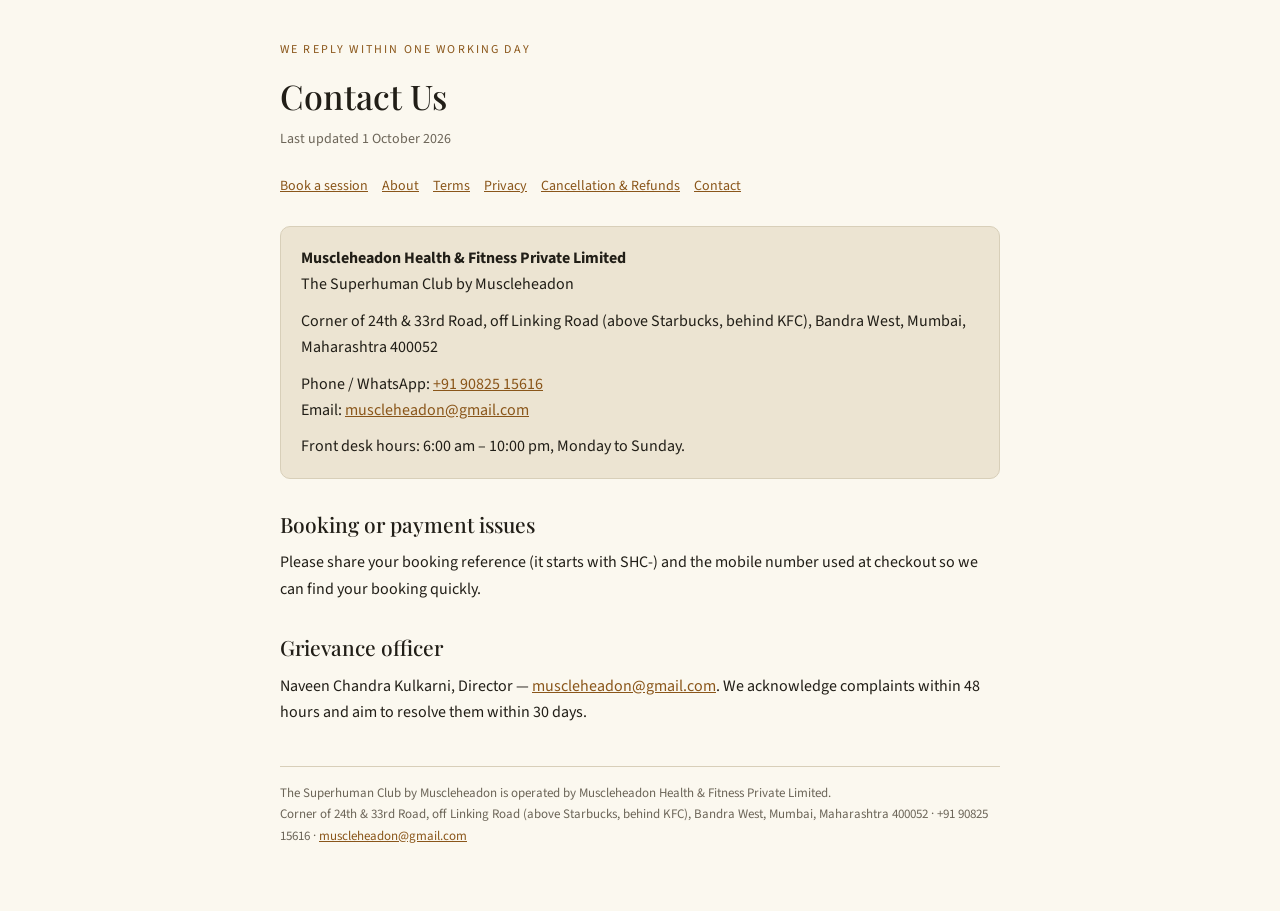
<file: contact.html>
<!doctype html><html lang="en-IN"><head><meta charset="utf-8"><meta name="viewport" content="width=device-width,initial-scale=1">
<title>Contact Us — The Superhuman Club by Muscleheadon</title>
<link href="https://fonts.googleapis.com/css2?family=Playfair+Display:wght@500&family=Source+Sans+3:wght@400;600&display=swap" rel="stylesheet"><style>
:root{--bg:#121008;--card:#1A1710;--bone:#EDE4CC;--ash:#A89E82;--gold:#C9A048;--rule:#2c271c}
@media (prefers-color-scheme:light){:root{--bg:#FBF8EF;--card:#ECE4D2;--bone:#211E17;--ash:#6c6558;--gold:#8a561a;--rule:#d8cfb9}}
*{box-sizing:border-box;margin:0;padding:0}
body{background:var(--bg);color:var(--bone);font-family:'Source Sans 3',system-ui,sans-serif;font-size:16px;line-height:1.65}
.wrap{max-width:760px;margin:0 auto;padding:40px 20px 64px}
.eyebrow{font-size:12px;letter-spacing:.18em;text-transform:uppercase;color:var(--gold)}
h1{font-family:'Playfair Display',Georgia,serif;font-weight:500;font-size:34px;margin:8px 0 4px}
h2{font-family:'Playfair Display',Georgia,serif;font-weight:500;font-size:21px;margin:28px 0 8px}
p,li{color:var(--bone)}p+p{margin-top:10px}ul{padding-left:20px;margin-top:6px}li{margin:4px 0}
.meta{color:var(--ash);font-size:14px;margin-bottom:24px}
.card{background:var(--card);border:1px solid var(--rule);border-radius:10px;padding:18px 20px;margin-top:16px}
a{color:var(--gold)}nav{display:flex;flex-wrap:wrap;gap:14px;font-size:14px;margin-bottom:28px}
footer{border-top:1px solid var(--rule);margin-top:40px;padding-top:16px;color:var(--ash);font-size:13px}
</style></head>
<body><div class="wrap"><div class="eyebrow">We reply within one working day</div><h1>Contact Us</h1><p class="meta">Last updated 1 October 2026</p><nav><a href="/">Book a session</a><a href="/about.html">About</a><a href="/terms.html">Terms</a><a href="/privacy.html">Privacy</a><a href="/refund.html">Cancellation &amp; Refunds</a><a href="/contact.html">Contact</a></nav>
<div class="card"><p><strong>Muscleheadon Health &amp; Fitness Private Limited</strong><br>The Superhuman Club by Muscleheadon</p>
<p>Corner of 24th &amp; 33rd Road, off Linking Road (above Starbucks, behind KFC), Bandra West, Mumbai, Maharashtra 400052</p>
<p>Phone / WhatsApp: <a href="tel:+919082515616">+91 90825 15616</a><br>Email: <a href="mailto:muscleheadon@gmail.com">muscleheadon@gmail.com</a></p>
<p>Front desk hours: 6:00 am – 10:00 pm, Monday to Sunday.</p></div>
<h2>Booking or payment issues</h2><p>Please share your booking reference (it starts with SHC-) and the mobile number used at checkout so we can find your booking quickly.</p>
<h2>Grievance officer</h2><p>Naveen Chandra Kulkarni, Director — <a href="mailto:muscleheadon@gmail.com">muscleheadon@gmail.com</a>. We acknowledge complaints within 48 hours and aim to resolve them within 30 days.</p><footer>The Superhuman Club by Muscleheadon is operated by Muscleheadon Health &amp; Fitness Private Limited.<br>Corner of 24th &amp; 33rd Road, off Linking Road (above Starbucks, behind KFC), Bandra West, Mumbai, Maharashtra 400052 · +91 90825 15616 · <a href="mailto:muscleheadon@gmail.com">muscleheadon@gmail.com</a></footer></div></body></html>
</file>
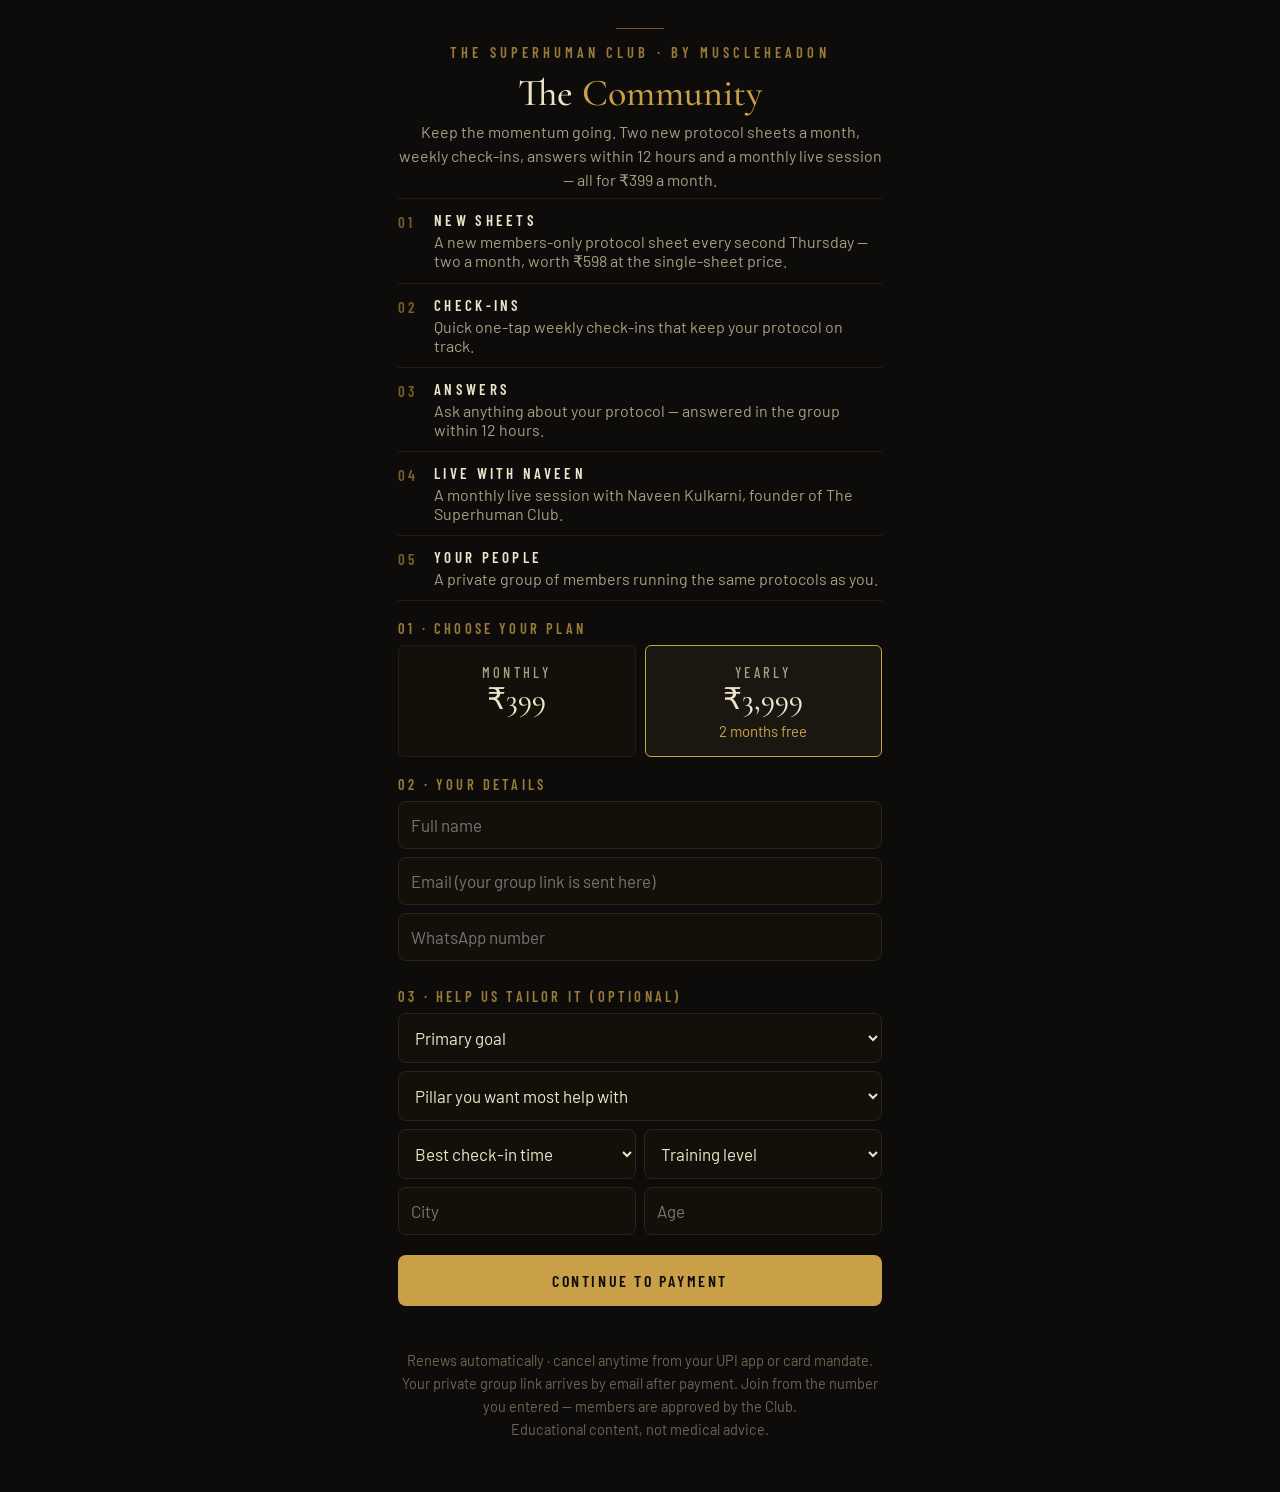
<file: join.html>
<!DOCTYPE html>
<html lang="en"><head>
<meta charset="utf-8">

<link rel="canonical" href="https://club.muscleheadon.com/join">
<meta property="og:url" content="https://club.muscleheadon.com/join">
<meta property="og:site_name" content="Superhuman Club by Muscleheadon">
<meta property="og:type" content="website">
<meta name="twitter:card" content="summary_large_image">
<meta property="og:image" content="https://club.muscleheadon.com/naveen-about.jpg">
<script type="application/ld+json">{"@context": "https://schema.org", "@graph": [{"@type": "Organization", "@id": "https://muscleheadon.com/#org", "name": "Muscleheadon", "alternateName": ["Superhuman Club by Muscleheadon", "The Superhuman Club"], "legalName": "Muscleheadon Health and Fitness Pvt Ltd", "url": "https://muscleheadon.com/", "logo": "https://club.muscleheadon.com/naveen.jpg", "sameAs": ["https://instagram.com/muscleheadon"], "founder": {"@id": "https://muscleheadon.com/#naveen"}, "telephone": "+91-89999-01473", "areaServed": "IN"}]}</script>
<meta name="viewport" content="width=device-width,initial-scale=1">
<title>The Community · The Superhuman Club</title>
<meta name="description" content="Science-led protocol sheets for sleep, fitness, muscle, blood markers and glucose. From ₹299, emailed in minutes.">
<link rel="preload" href="cormorant-garamond-latin-500-normal.woff2" as="font" type="font/woff2" crossorigin>
<link rel="stylesheet" href="fonts.css">
<style>
*{box-sizing:border-box}html,body{margin:0;background:#0D0C0A;color:#EDE4CC;font-family:Barlow,system-ui,-apple-system,Segoe UI,Roboto,sans-serif;-webkit-text-size-adjust:100%}
.w{max-width:520px;margin:0 auto;padding:28px 18px 36px}
.e{font:600 14.5px 'Barlow Condensed',system-ui,sans-serif;letter-spacing:.28em;color:#9A7A3A;text-align:center}
h1{font:500 38px/1.08 'Cormorant Garamond',Georgia,serif;margin:12px 0 6px;text-align:center}h1 em{color:#C9A048;font-style:normal}
.l{color:#A89E82;font-size:16px;line-height:1.5;text-align:center;margin:0 0 6px}
.price{text-align:center;font:500 16px Barlow,system-ui,sans-serif;color:#EDE4CC;margin:0 0 18px}.price b{color:#C9A048}
.k{font:600 14.5px 'Barlow Condensed',system-ui,sans-serif;letter-spacing:.22em;color:#9A7A3A;margin:18px 0 8px}
label.s{display:flex;gap:12px;align-items:center;padding:12px;border:1px solid #2A251A;border-radius:8px;margin-bottom:7px;background:#121008}
label.s.on{border-color:#C9A048;background:#1A1710}
label.s input{width:20px;height:20px;accent-color:#C9A048;flex:none;margin:0}
.t{font:500 18px/1.2 'Cormorant Garamond',Georgia,serif}.d{color:#A89E82;font-size:16px;margin-top:1px}
.ladder{font-size:15.5px;color:#A89E82;margin-top:4px;text-align:center}
input.f,select.f{width:100%;padding:13px 12px;margin-bottom:8px;background:#121008;border:1px solid #2A251A;border-radius:8px;color:#EDE4CC;font:17px Barlow,system-ui,sans-serif}
.row{display:flex;gap:8px}.row>*{flex:1;min-width:0}
details{margin-top:2px}summary{color:#A89E82;font-size:16px;cursor:pointer;padding:6px 0 10px}
button{display:block;width:100%;margin-top:12px;padding:16px;border:0;border-radius:8px;background:#C9A048;color:#0D0C0A;font:600 16px 'Barlow Condensed',system-ui,sans-serif;letter-spacing:.16em;cursor:pointer}
button:disabled{opacity:.45}
.err{color:#e0a9a9;font-size:16.5px;margin-top:10px;min-height:1em;text-align:center}
.trust{display:flex;justify-content:center;gap:14px;flex-wrap:wrap;color:#A89E82;font-size:15px;margin-top:12px}
.tk{display:flex;align-items:center;justify-content:center;gap:10px;flex-wrap:wrap;margin:0 auto 16px;padding:9px 14px;border:1px dashed #C9A048;border-radius:10px;background:#17130A;color:#EDE4CC;font-size:16.5px;text-align:center;max-width:440px}
.tk b{color:#C9A048;font:600 15px 'Barlow Condensed',system-ui,sans-serif;letter-spacing:.2em}.tk i{font-style:normal;color:#C9A048;font-variant-numeric:tabular-nums}
.anchor{text-align:center;color:#A89E82;font-size:16px;line-height:1.5;margin:-8px 0 16px}
.inc{display:flex;justify-content:center;gap:8px;flex-wrap:wrap;margin:0 0 4px}.inc span{border:1px solid #2A251A;border-radius:99px;padding:5px 11px;font-size:15.5px;color:#EDE4CC;background:#121008}
.nudge{text-align:center;color:#C9A048;font-size:16px;margin-top:6px;min-height:1em}
.fine{color:#6E6553;font-size:14.5px;line-height:1.6;margin-top:16px;text-align:center}
.by{color:#A89E82;font-size:15.5px;line-height:1.55;text-align:center;margin-top:18px;border-top:1px solid #221E15;padding-top:14px}
.plans{display:flex;gap:9px;margin-bottom:6px}.plan{flex:1;padding:16px 12px;border:1px solid #221E15;border-radius:6px;background:#121008;cursor:pointer;text-align:center}
.plan.on{border-color:#C9A048;background:#1A1710}.plan b{display:block;font:500 30px 'Cormorant Garamond',serif;color:#EDE4CC}
.plan span{font:500 14.5px 'Barlow Condensed',sans-serif;letter-spacing:.22em;color:#A89E82}.plan i{display:block;font-style:normal;color:#C9A048;font-size:15px;margin-top:4px;min-height:1em}
.g{border-top:1px solid #221E15;margin:4px 0 6px}.it{display:flex;gap:14px;padding:12px 0;border-bottom:1px solid #221E15}
.it .t2{font:600 15px 'Barlow Condensed',sans-serif;letter-spacing:.22em;color:#EDE4CC}.it .d{margin-top:3px}
.ok{width:54px;height:54px;border:1px solid #7A5E28;border-radius:50%;margin:0 auto 10px;display:flex;align-items:center;justify-content:center;color:#C9A048;font-size:24px}
a.ghost{display:block;margin-top:10px;text-align:center;color:#A89E82;font-size:16px}
.r{width:48px;height:1px;background:#7A5E28;margin:0 auto 14px}.n{font:600 15px 'Barlow Condensed',system-ui,sans-serif;letter-spacing:.2em;color:#7A5E28;min-width:22px;padding-top:2px}
a.pay{display:block;width:100%;margin-top:14px;padding:15px;border:0;border-radius:8px;background:#C9A048;color:#0D0C0A;font:600 16px 'Barlow Condensed',system-ui,sans-serif;letter-spacing:.2em;text-align:center;text-decoration:none}
.optl{color:#A89E82;font-size:15.5px;margin:4px 0 8px}
</style>
</head>

<body><div class="w">
<div class="r"></div><div class="e">THE SUPERHUMAN CLUB &middot; BY MUSCLEHEADON</div>
<h1>The <em>Community</em></h1>
<p class="l">Keep the momentum going. Two new protocol sheets a month, weekly check-ins, answers within 12 hours and a monthly live session &mdash; all for &#8377;399 a month.</p>
<div class="g"><div class="it"><div class="n">01</div><div><div class="t2">NEW SHEETS</div><div class="d">A new members-only protocol sheet every second Thursday &mdash; two a month, worth &#8377;598 at the single-sheet price.</div></div></div>
<div class="it"><div class="n">02</div><div><div class="t2">CHECK-INS</div><div class="d">Quick one-tap weekly check-ins that keep your protocol on track.</div></div></div>
<div class="it"><div class="n">03</div><div><div class="t2">ANSWERS</div><div class="d">Ask anything about your protocol &mdash; answered in the group within 12 hours.</div></div></div>
<div class="it"><div class="n">04</div><div><div class="t2">LIVE WITH NAVEEN</div><div class="d">A monthly live session with Naveen Kulkarni, founder of The Superhuman Club.</div></div></div>
<div class="it"><div class="n">05</div><div><div class="t2">YOUR PEOPLE</div><div class="d">A private group of members running the same protocols as you.</div></div></div></div>
<div class="k">01 &middot; CHOOSE YOUR PLAN</div>
<div class="plans"><div class="plan" data-p="month"><span>MONTHLY</span><b>&#8377;399</b><i>&nbsp;</i></div>
<div class="plan on" data-p="year"><span>YEARLY</span><b>&#8377;3,999</b><i>2 months free</i></div></div>
<div class="k">02 &middot; YOUR DETAILS</div>
<input class="f" id="name" placeholder="Full name" autocomplete="name">
<input class="f" id="email" type="email" placeholder="Email (your group link is sent here)" autocomplete="email">
<input class="f" id="phone" type="tel" placeholder="WhatsApp number" autocomplete="tel">
<div class="k">03 &middot; HELP US TAILOR IT (OPTIONAL)</div>
<select class="f" id="goal"><option value="">Primary goal</option><option>Fat loss</option><option>Muscle gain</option><option>Better sleep</option><option>Energy &amp; metabolic health</option><option>Longevity &amp; healthspan</option><option>Fitness &amp; endurance</option></select>
<select class="f" id="focus"><option value="">Pillar you want most help with</option><option>Adapt (rest &amp; recovery)</option><option>Train (fitness)</option><option>Load Sets Fuel (muscle)</option><option>Measure (blood markers)</option><option>Fuel (glucose &amp; nutrition)</option></select>
<div class="row"><select class="f" id="checkin"><option value="">Best check-in time</option><option>Morning</option><option>Afternoon</option><option>Evening</option></select>
<select class="f" id="level"><option value="">Training level</option><option>Beginner</option><option>Intermediate</option><option>Advanced</option></select></div>
<div class="row"><input class="f" id="city" placeholder="City"><input class="f" id="age" type="number" inputmode="numeric" placeholder="Age"></div>
<button id="go">CONTINUE TO PAYMENT</button>
<div id="paywrap"></div>
<div class="err" id="err"></div>
<p class="fine">Renews automatically &middot; cancel anytime from your UPI app or card mandate.<br>Your private group link arrives by email after payment. Join from the number you entered &mdash; members are approved by the Club.<br>Educational content, not medical advice.</p>
</div>
<script>
!function(f,b,e,v,n,t,s){if(f.fbq)return;n=f.fbq=function(){n.callMethod?n.callMethod.apply(n,arguments):n.queue.push(arguments)};if(!f._fbq)f._fbq=n;n.push=n;n.loaded=!0;n.version='2.0';n.queue=[];t=b.createElement(e);t.async=!0;t.src=v;s=b.getElementsByTagName(e)[0];s.parentNode.insertBefore(t,s)}(window,document,'script','https://connect.facebook.net/en_US/fbevents.js');fbq('init','1384135736776247');fbq('track','PageView');
var plan='year';
[].forEach.call(document.querySelectorAll('.plan'),function(p){p.addEventListener('click',function(){plan=p.getAttribute('data-p');[].forEach.call(document.querySelectorAll('.plan'),function(x){x.classList.toggle('on',x===p)});});});
function v(id){var e=document.getElementById(id);return e?e.value.trim():''}
document.getElementById('go').addEventListener('click',function(){
var b=this,err=document.getElementById('err');err.textContent='';
var f={action:'membership',period:plan,name:v('name'),email:v('email'),phone:v('phone'),goal:v('goal'),focus:v('focus'),checkin:v('checkin'),level:v('level'),city:v('city'),age:v('age')};
if(!f.name||!f.email||!f.phone){err.textContent='Please fill in name, email and WhatsApp number.';return;}
try{fbq('track','InitiateCheckout',{value:plan==='year'?3999:399,currency:'INR',content_name:'Community '+(plan==='year'?'yearly':'monthly')});}catch(e){}
b.disabled=true;b.textContent='OPENING SECURE PAYMENT\u2026';
fetch('https://script.google.com/macros/s/AKfycbxXcqV--XSvSmh7yWonIvjncrI_HJGnVFJakbZhZPZsAwGeJPA3xhshU8B5WUlBARtj/exec',{method:'POST',body:JSON.stringify(f)}).then(function(r){return r.json()}).then(function(r){if(r&&r.ok&&r.url){location.href=r.url;return;}throw new Error((r&&r.error)||'Something went wrong. Please try again.');})
.catch(function(e){b.disabled=false;b.textContent='CONTINUE TO PAYMENT';err.textContent=(e&&e.message&&e.message.indexOf('fetch')<0)?e.message:'Connection issue. Please tap again.';});
});
</script>
</body></html>
</file>
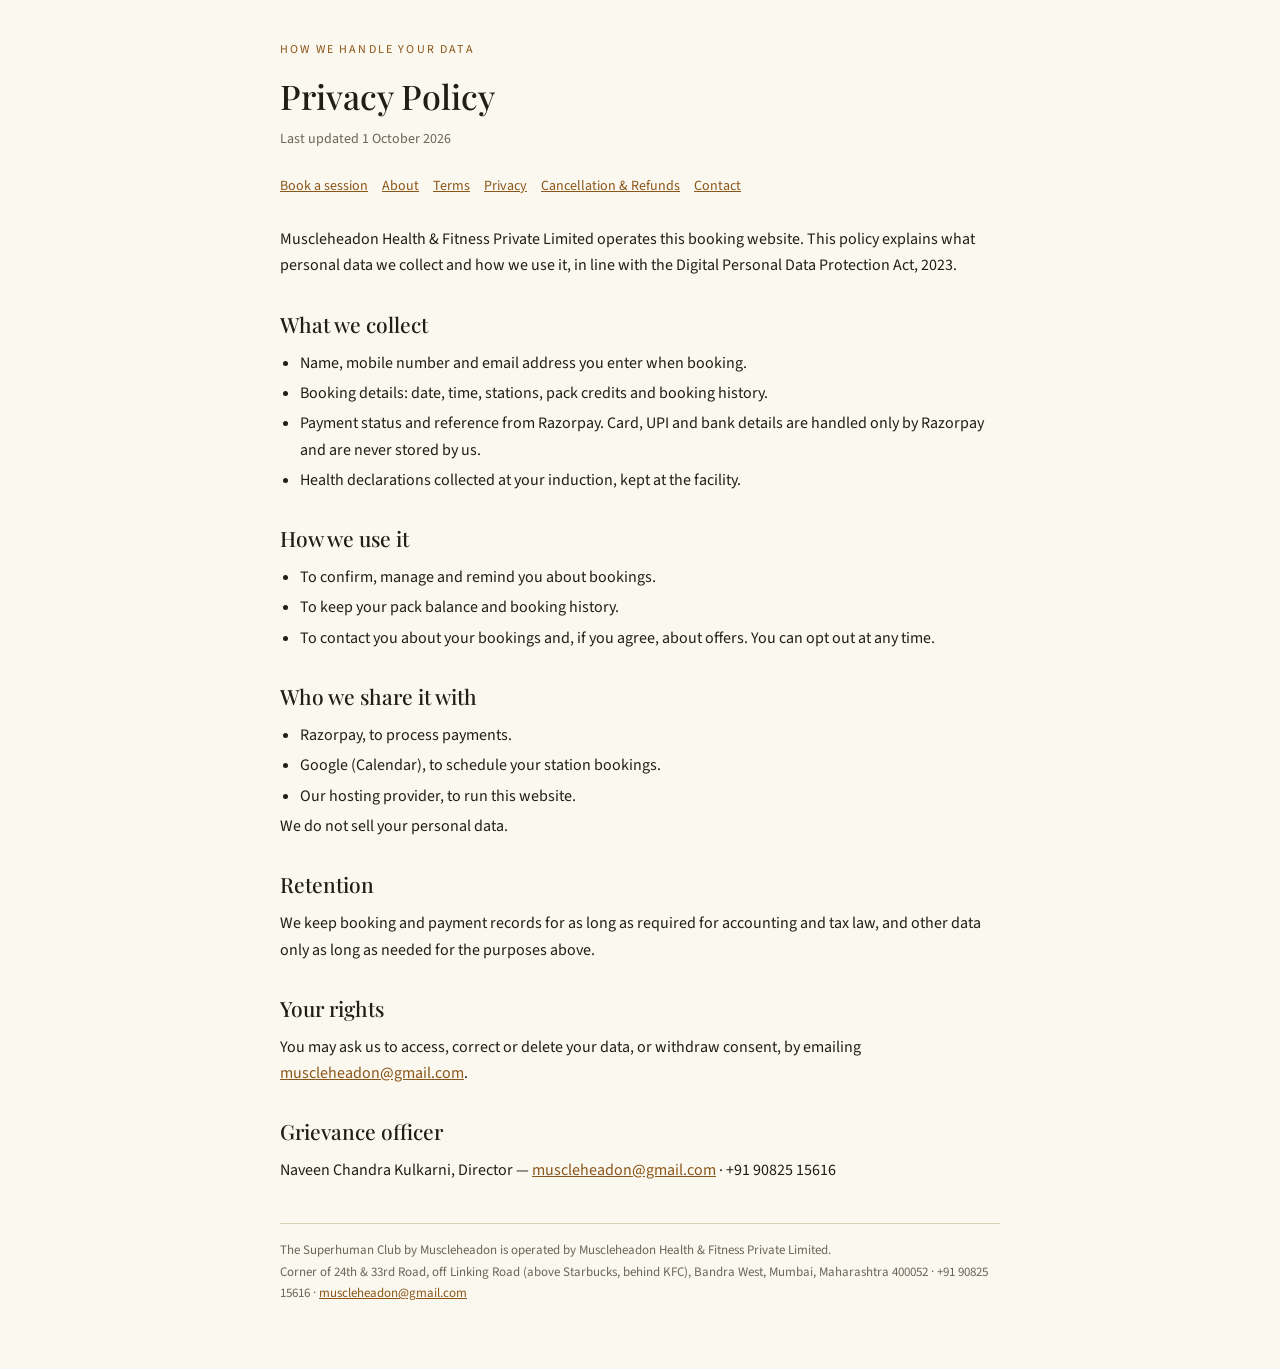
<file: privacy.html>
<!doctype html><html lang="en-IN"><head><meta charset="utf-8"><meta name="viewport" content="width=device-width,initial-scale=1">
<title>Privacy Policy — The Superhuman Club by Muscleheadon</title>
<link href="https://fonts.googleapis.com/css2?family=Playfair+Display:wght@500&family=Source+Sans+3:wght@400;600&display=swap" rel="stylesheet"><style>
:root{--bg:#121008;--card:#1A1710;--bone:#EDE4CC;--ash:#A89E82;--gold:#C9A048;--rule:#2c271c}
@media (prefers-color-scheme:light){:root{--bg:#FBF8EF;--card:#ECE4D2;--bone:#211E17;--ash:#6c6558;--gold:#8a561a;--rule:#d8cfb9}}
*{box-sizing:border-box;margin:0;padding:0}
body{background:var(--bg);color:var(--bone);font-family:'Source Sans 3',system-ui,sans-serif;font-size:16px;line-height:1.65}
.wrap{max-width:760px;margin:0 auto;padding:40px 20px 64px}
.eyebrow{font-size:12px;letter-spacing:.18em;text-transform:uppercase;color:var(--gold)}
h1{font-family:'Playfair Display',Georgia,serif;font-weight:500;font-size:34px;margin:8px 0 4px}
h2{font-family:'Playfair Display',Georgia,serif;font-weight:500;font-size:21px;margin:28px 0 8px}
p,li{color:var(--bone)}p+p{margin-top:10px}ul{padding-left:20px;margin-top:6px}li{margin:4px 0}
.meta{color:var(--ash);font-size:14px;margin-bottom:24px}
.card{background:var(--card);border:1px solid var(--rule);border-radius:10px;padding:18px 20px;margin-top:16px}
a{color:var(--gold)}nav{display:flex;flex-wrap:wrap;gap:14px;font-size:14px;margin-bottom:28px}
footer{border-top:1px solid var(--rule);margin-top:40px;padding-top:16px;color:var(--ash);font-size:13px}
</style></head>
<body><div class="wrap"><div class="eyebrow">How we handle your data</div><h1>Privacy Policy</h1><p class="meta">Last updated 1 October 2026</p><nav><a href="/">Book a session</a><a href="/about.html">About</a><a href="/terms.html">Terms</a><a href="/privacy.html">Privacy</a><a href="/refund.html">Cancellation &amp; Refunds</a><a href="/contact.html">Contact</a></nav>
<p>Muscleheadon Health &amp; Fitness Private Limited operates this booking website. This policy explains what personal data we collect and how we use it, in line with the Digital Personal Data Protection Act, 2023.</p>
<h2>What we collect</h2><ul><li>Name, mobile number and email address you enter when booking.</li><li>Booking details: date, time, stations, pack credits and booking history.</li><li>Payment status and reference from Razorpay. Card, UPI and bank details are handled only by Razorpay and are never stored by us.</li><li>Health declarations collected at your induction, kept at the facility.</li></ul>
<h2>How we use it</h2><ul><li>To confirm, manage and remind you about bookings.</li><li>To keep your pack balance and booking history.</li><li>To contact you about your bookings and, if you agree, about offers. You can opt out at any time.</li></ul>
<h2>Who we share it with</h2><ul><li>Razorpay, to process payments.</li><li>Google (Calendar), to schedule your station bookings.</li><li>Our hosting provider, to run this website.</li></ul><p>We do not sell your personal data.</p>
<h2>Retention</h2><p>We keep booking and payment records for as long as required for accounting and tax law, and other data only as long as needed for the purposes above.</p>
<h2>Your rights</h2><p>You may ask us to access, correct or delete your data, or withdraw consent, by emailing <a href="mailto:muscleheadon@gmail.com">muscleheadon@gmail.com</a>.</p>
<h2>Grievance officer</h2><p>Naveen Chandra Kulkarni, Director — <a href="mailto:muscleheadon@gmail.com">muscleheadon@gmail.com</a> · +91 90825 15616</p><footer>The Superhuman Club by Muscleheadon is operated by Muscleheadon Health &amp; Fitness Private Limited.<br>Corner of 24th &amp; 33rd Road, off Linking Road (above Starbucks, behind KFC), Bandra West, Mumbai, Maharashtra 400052 · +91 90825 15616 · <a href="mailto:muscleheadon@gmail.com">muscleheadon@gmail.com</a></footer></div></body></html>
</file>
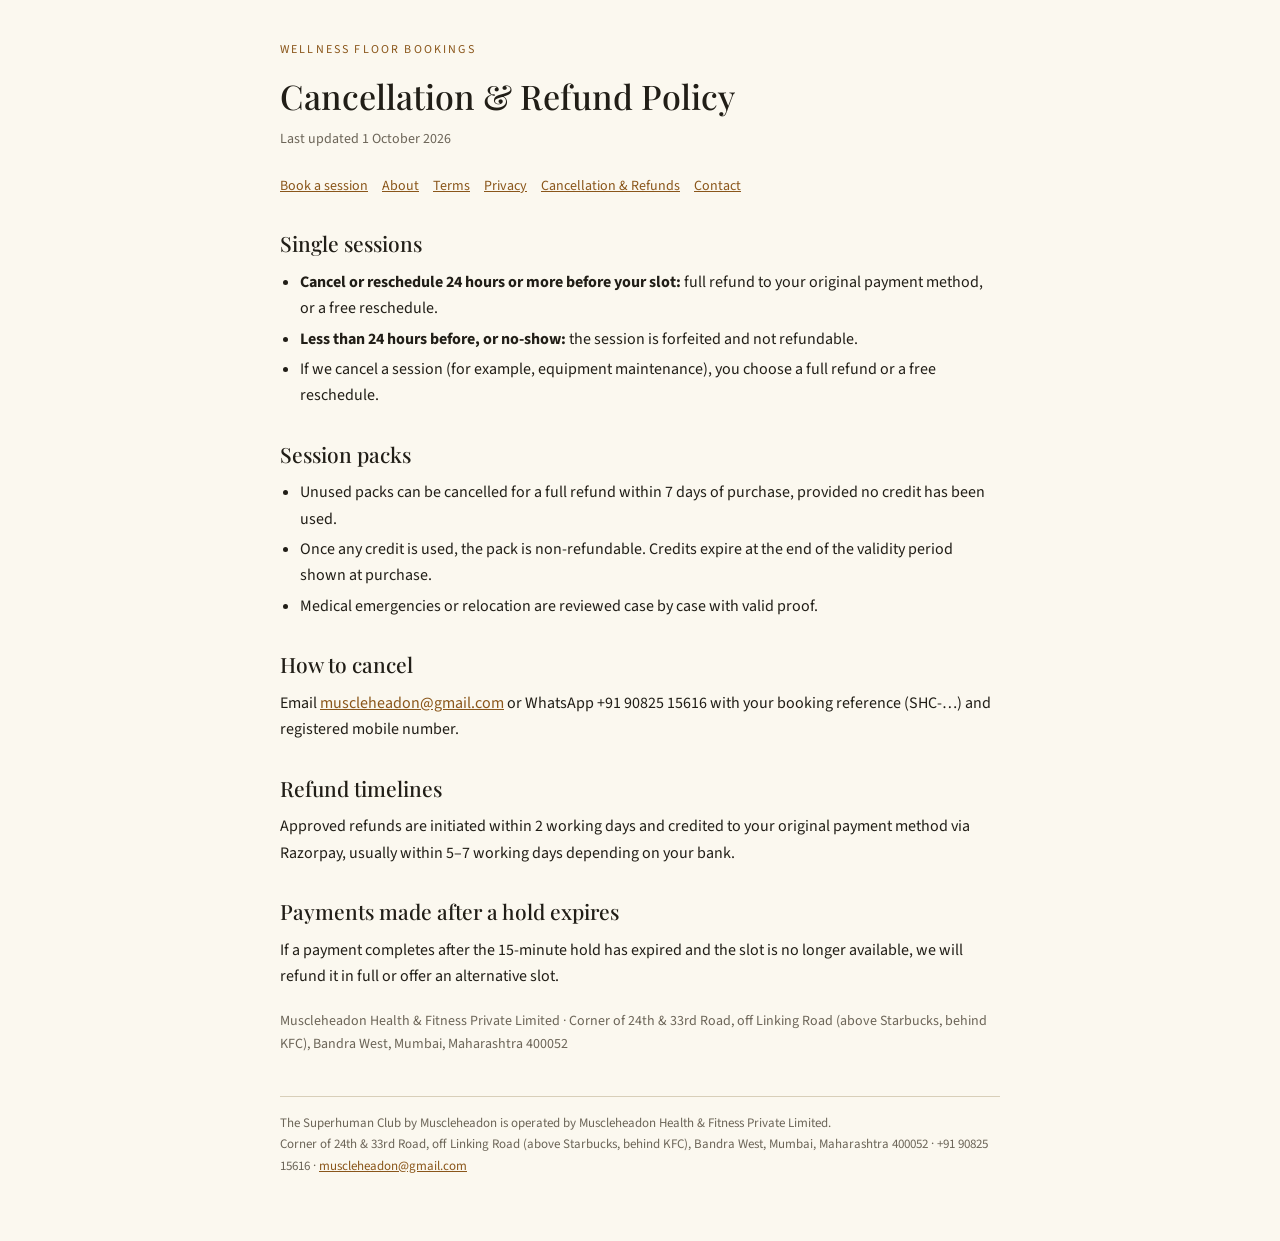
<file: refund.html>
<!doctype html><html lang="en-IN"><head><meta charset="utf-8"><meta name="viewport" content="width=device-width,initial-scale=1">
<title>Cancellation &amp; Refund Policy — The Superhuman Club by Muscleheadon</title>
<link href="https://fonts.googleapis.com/css2?family=Playfair+Display:wght@500&family=Source+Sans+3:wght@400;600&display=swap" rel="stylesheet"><style>
:root{--bg:#121008;--card:#1A1710;--bone:#EDE4CC;--ash:#A89E82;--gold:#C9A048;--rule:#2c271c}
@media (prefers-color-scheme:light){:root{--bg:#FBF8EF;--card:#ECE4D2;--bone:#211E17;--ash:#6c6558;--gold:#8a561a;--rule:#d8cfb9}}
*{box-sizing:border-box;margin:0;padding:0}
body{background:var(--bg);color:var(--bone);font-family:'Source Sans 3',system-ui,sans-serif;font-size:16px;line-height:1.65}
.wrap{max-width:760px;margin:0 auto;padding:40px 20px 64px}
.eyebrow{font-size:12px;letter-spacing:.18em;text-transform:uppercase;color:var(--gold)}
h1{font-family:'Playfair Display',Georgia,serif;font-weight:500;font-size:34px;margin:8px 0 4px}
h2{font-family:'Playfair Display',Georgia,serif;font-weight:500;font-size:21px;margin:28px 0 8px}
p,li{color:var(--bone)}p+p{margin-top:10px}ul{padding-left:20px;margin-top:6px}li{margin:4px 0}
.meta{color:var(--ash);font-size:14px;margin-bottom:24px}
.card{background:var(--card);border:1px solid var(--rule);border-radius:10px;padding:18px 20px;margin-top:16px}
a{color:var(--gold)}nav{display:flex;flex-wrap:wrap;gap:14px;font-size:14px;margin-bottom:28px}
footer{border-top:1px solid var(--rule);margin-top:40px;padding-top:16px;color:var(--ash);font-size:13px}
</style></head>
<body><div class="wrap"><div class="eyebrow">Wellness Floor bookings</div><h1>Cancellation &amp; Refund Policy</h1><p class="meta">Last updated 1 October 2026</p><nav><a href="/">Book a session</a><a href="/about.html">About</a><a href="/terms.html">Terms</a><a href="/privacy.html">Privacy</a><a href="/refund.html">Cancellation &amp; Refunds</a><a href="/contact.html">Contact</a></nav>
<h2>Single sessions</h2><ul><li><strong>Cancel or reschedule 24 hours or more before your slot:</strong> full refund to your original payment method, or a free reschedule.</li><li><strong>Less than 24 hours before, or no-show:</strong> the session is forfeited and not refundable.</li><li>If we cancel a session (for example, equipment maintenance), you choose a full refund or a free reschedule.</li></ul>
<h2>Session packs</h2><ul><li>Unused packs can be cancelled for a full refund within 7 days of purchase, provided no credit has been used.</li><li>Once any credit is used, the pack is non-refundable. Credits expire at the end of the validity period shown at purchase.</li><li>Medical emergencies or relocation are reviewed case by case with valid proof.</li></ul>
<h2>How to cancel</h2><p>Email <a href="mailto:muscleheadon@gmail.com">muscleheadon@gmail.com</a> or WhatsApp +91 90825 15616 with your booking reference (SHC-…) and registered mobile number.</p>
<h2>Refund timelines</h2><p>Approved refunds are initiated within 2 working days and credited to your original payment method via Razorpay, usually within 5–7 working days depending on your bank.</p>
<h2>Payments made after a hold expires</h2><p>If a payment completes after the 15-minute hold has expired and the slot is no longer available, we will refund it in full or offer an alternative slot.</p>
<p class="meta" style="margin-top:20px">Muscleheadon Health &amp; Fitness Private Limited · Corner of 24th &amp; 33rd Road, off Linking Road (above Starbucks, behind KFC), Bandra West, Mumbai, Maharashtra 400052</p><footer>The Superhuman Club by Muscleheadon is operated by Muscleheadon Health &amp; Fitness Private Limited.<br>Corner of 24th &amp; 33rd Road, off Linking Road (above Starbucks, behind KFC), Bandra West, Mumbai, Maharashtra 400052 · +91 90825 15616 · <a href="mailto:muscleheadon@gmail.com">muscleheadon@gmail.com</a></footer></div></body></html>
</file>
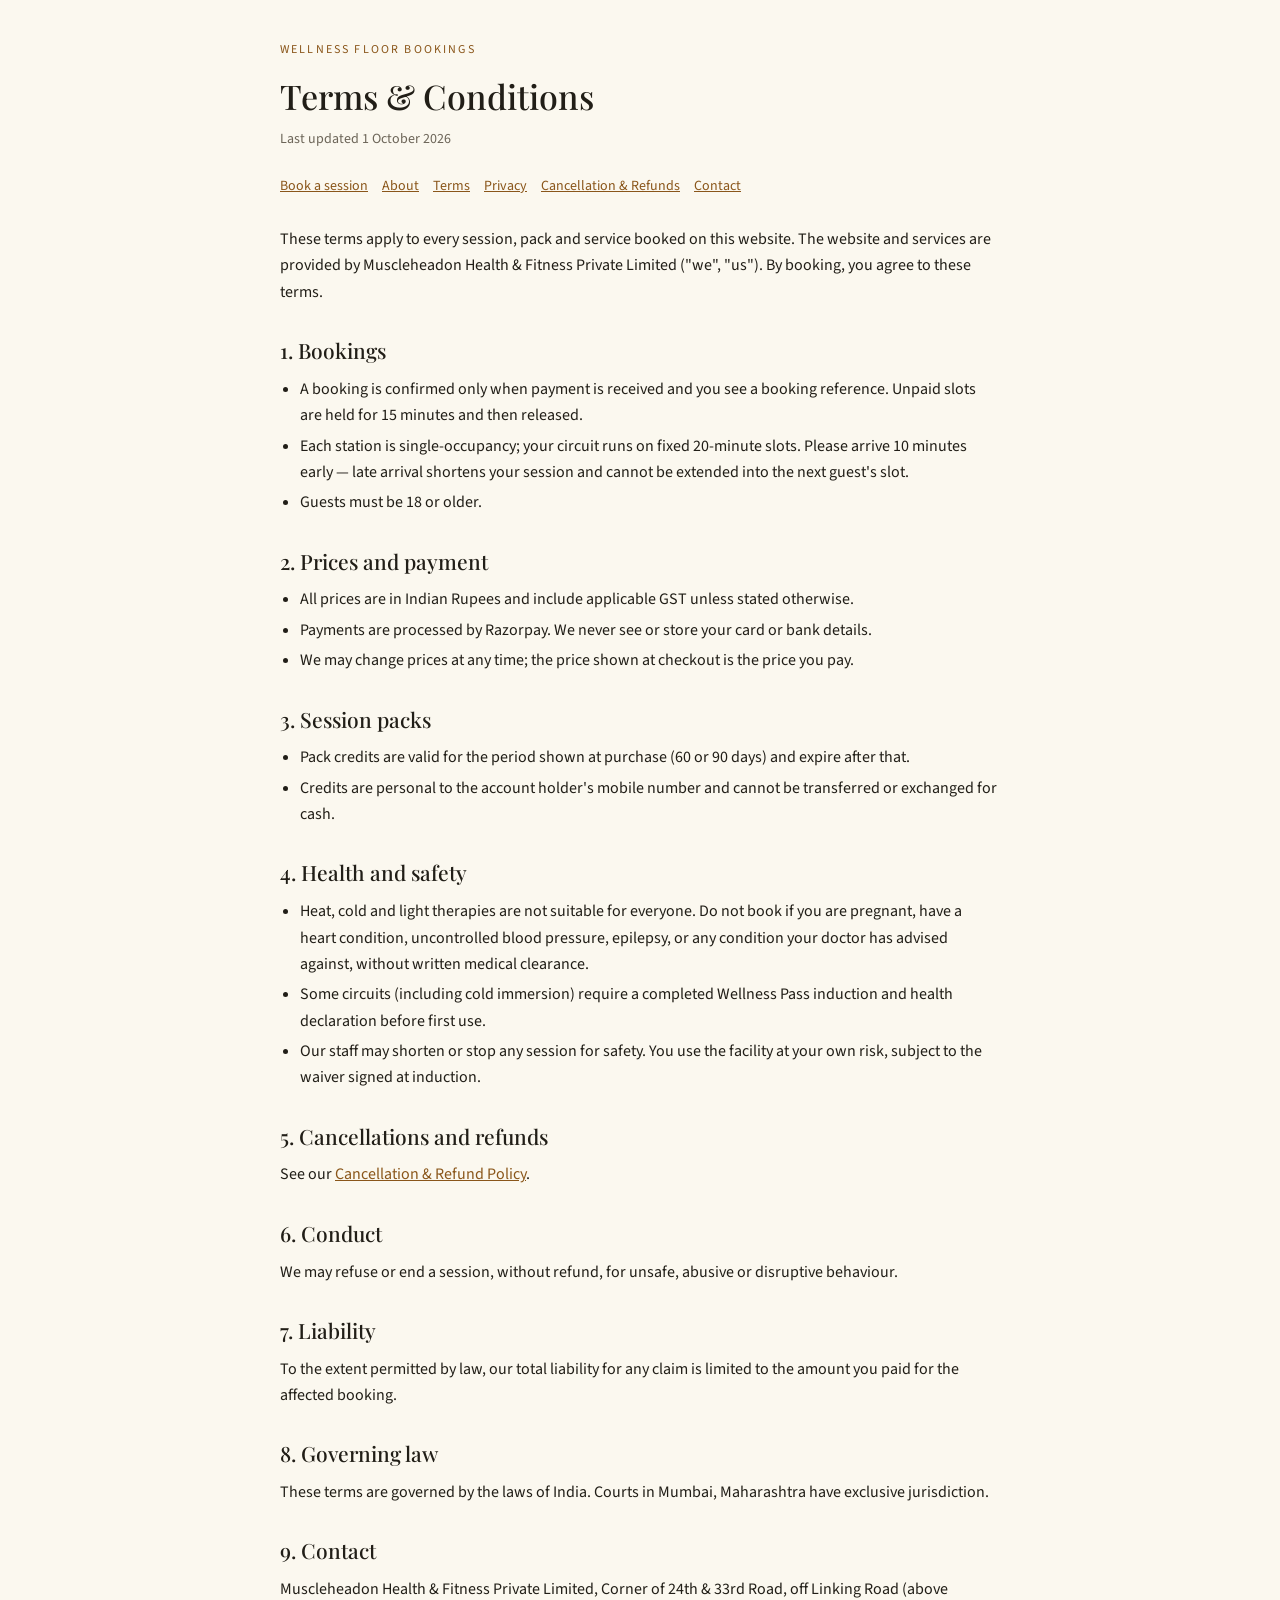
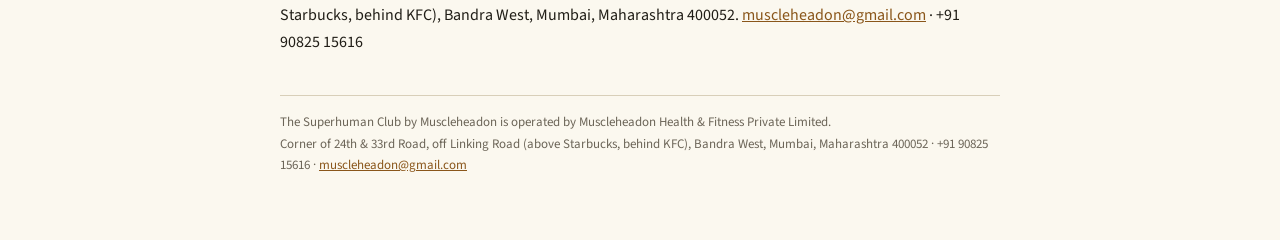
<file: terms.html>
<!doctype html><html lang="en-IN"><head><meta charset="utf-8"><meta name="viewport" content="width=device-width,initial-scale=1">
<title>Terms &amp; Conditions — The Superhuman Club by Muscleheadon</title>
<link href="https://fonts.googleapis.com/css2?family=Playfair+Display:wght@500&family=Source+Sans+3:wght@400;600&display=swap" rel="stylesheet"><style>
:root{--bg:#121008;--card:#1A1710;--bone:#EDE4CC;--ash:#A89E82;--gold:#C9A048;--rule:#2c271c}
@media (prefers-color-scheme:light){:root{--bg:#FBF8EF;--card:#ECE4D2;--bone:#211E17;--ash:#6c6558;--gold:#8a561a;--rule:#d8cfb9}}
*{box-sizing:border-box;margin:0;padding:0}
body{background:var(--bg);color:var(--bone);font-family:'Source Sans 3',system-ui,sans-serif;font-size:16px;line-height:1.65}
.wrap{max-width:760px;margin:0 auto;padding:40px 20px 64px}
.eyebrow{font-size:12px;letter-spacing:.18em;text-transform:uppercase;color:var(--gold)}
h1{font-family:'Playfair Display',Georgia,serif;font-weight:500;font-size:34px;margin:8px 0 4px}
h2{font-family:'Playfair Display',Georgia,serif;font-weight:500;font-size:21px;margin:28px 0 8px}
p,li{color:var(--bone)}p+p{margin-top:10px}ul{padding-left:20px;margin-top:6px}li{margin:4px 0}
.meta{color:var(--ash);font-size:14px;margin-bottom:24px}
.card{background:var(--card);border:1px solid var(--rule);border-radius:10px;padding:18px 20px;margin-top:16px}
a{color:var(--gold)}nav{display:flex;flex-wrap:wrap;gap:14px;font-size:14px;margin-bottom:28px}
footer{border-top:1px solid var(--rule);margin-top:40px;padding-top:16px;color:var(--ash);font-size:13px}
</style></head>
<body><div class="wrap"><div class="eyebrow">Wellness Floor bookings</div><h1>Terms &amp; Conditions</h1><p class="meta">Last updated 1 October 2026</p><nav><a href="/">Book a session</a><a href="/about.html">About</a><a href="/terms.html">Terms</a><a href="/privacy.html">Privacy</a><a href="/refund.html">Cancellation &amp; Refunds</a><a href="/contact.html">Contact</a></nav>
<p>These terms apply to every session, pack and service booked on this website. The website and services are provided by Muscleheadon Health &amp; Fitness Private Limited ("we", "us"). By booking, you agree to these terms.</p>
<h2>1. Bookings</h2><ul><li>A booking is confirmed only when payment is received and you see a booking reference. Unpaid slots are held for 15 minutes and then released.</li><li>Each station is single-occupancy; your circuit runs on fixed 20-minute slots. Please arrive 10 minutes early — late arrival shortens your session and cannot be extended into the next guest's slot.</li><li>Guests must be 18 or older.</li></ul>
<h2>2. Prices and payment</h2><ul><li>All prices are in Indian Rupees and include applicable GST unless stated otherwise.</li><li>Payments are processed by Razorpay. We never see or store your card or bank details.</li><li>We may change prices at any time; the price shown at checkout is the price you pay.</li></ul>
<h2>3. Session packs</h2><ul><li>Pack credits are valid for the period shown at purchase (60 or 90 days) and expire after that.</li><li>Credits are personal to the account holder's mobile number and cannot be transferred or exchanged for cash.</li></ul>
<h2>4. Health and safety</h2><ul><li>Heat, cold and light therapies are not suitable for everyone. Do not book if you are pregnant, have a heart condition, uncontrolled blood pressure, epilepsy, or any condition your doctor has advised against, without written medical clearance.</li><li>Some circuits (including cold immersion) require a completed Wellness Pass induction and health declaration before first use.</li><li>Our staff may shorten or stop any session for safety. You use the facility at your own risk, subject to the waiver signed at induction.</li></ul>
<h2>5. Cancellations and refunds</h2><p>See our <a href="/refund.html">Cancellation &amp; Refund Policy</a>.</p>
<h2>6. Conduct</h2><p>We may refuse or end a session, without refund, for unsafe, abusive or disruptive behaviour.</p>
<h2>7. Liability</h2><p>To the extent permitted by law, our total liability for any claim is limited to the amount you paid for the affected booking.</p>
<h2>8. Governing law</h2><p>These terms are governed by the laws of India. Courts in Mumbai, Maharashtra have exclusive jurisdiction.</p>
<h2>9. Contact</h2><p>Muscleheadon Health &amp; Fitness Private Limited, Corner of 24th &amp; 33rd Road, off Linking Road (above Starbucks, behind KFC), Bandra West, Mumbai, Maharashtra 400052. <a href="mailto:muscleheadon@gmail.com">muscleheadon@gmail.com</a> · +91 90825 15616</p><footer>The Superhuman Club by Muscleheadon is operated by Muscleheadon Health &amp; Fitness Private Limited.<br>Corner of 24th &amp; 33rd Road, off Linking Road (above Starbucks, behind KFC), Bandra West, Mumbai, Maharashtra 400052 · +91 90825 15616 · <a href="mailto:muscleheadon@gmail.com">muscleheadon@gmail.com</a></footer></div></body></html>
</file>
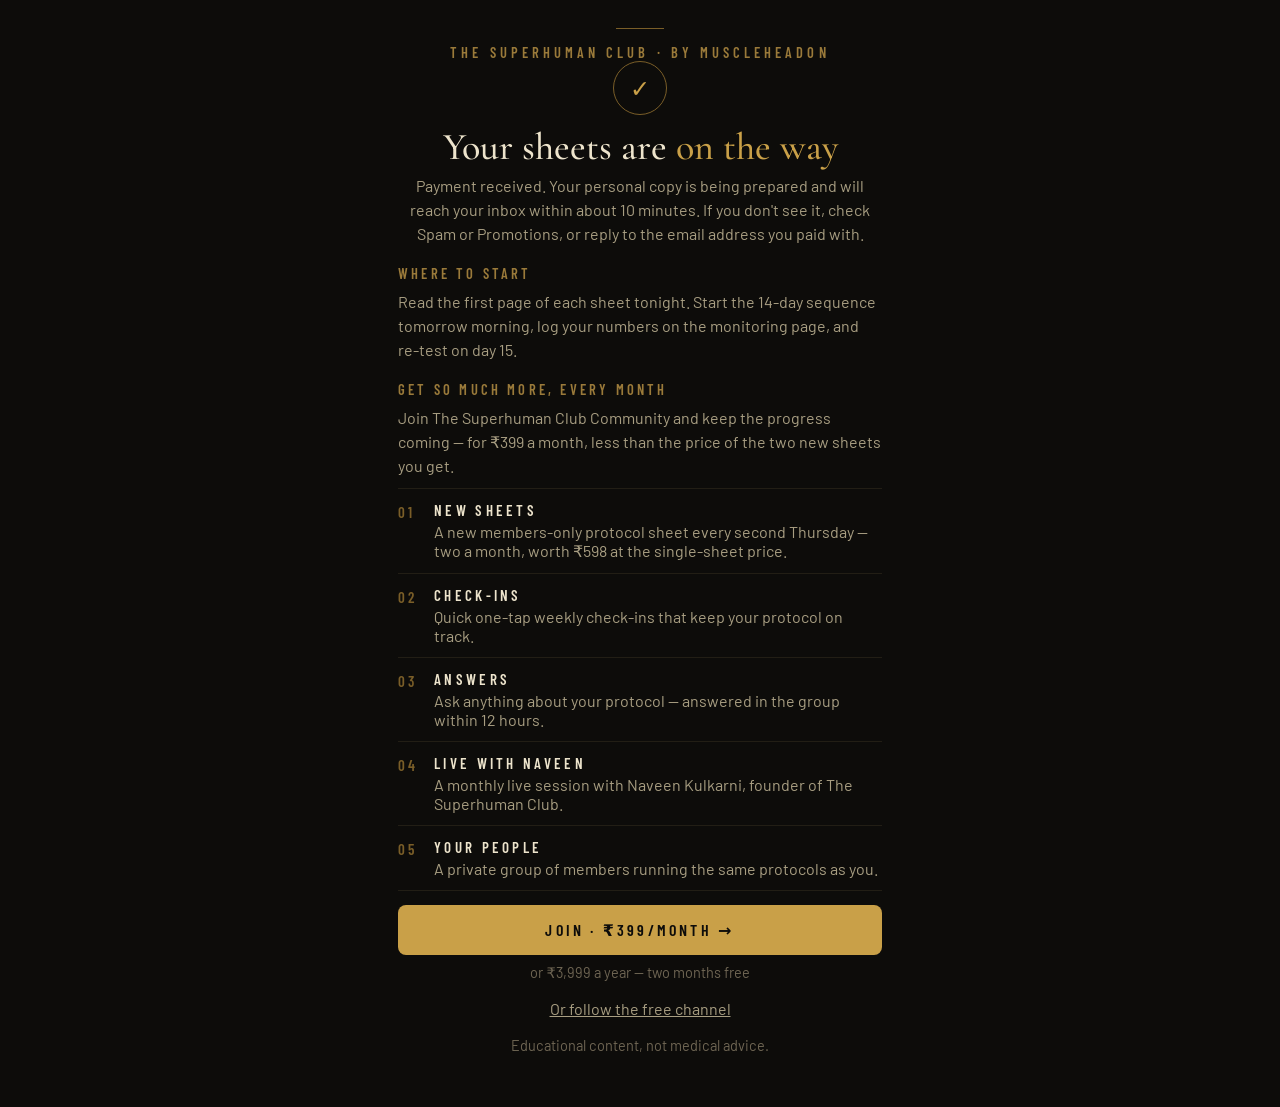
<file: thanks.html>
<!DOCTYPE html>
<html lang="en"><head>
<meta charset="utf-8">

<link rel="canonical" href="https://club.muscleheadon.com/thanks">
<meta property="og:url" content="https://club.muscleheadon.com/thanks">
<meta property="og:site_name" content="Superhuman Club by Muscleheadon">
<meta property="og:type" content="website">
<meta name="twitter:card" content="summary_large_image">
<meta name="robots" content="noindex">
<meta property="og:image" content="https://club.muscleheadon.com/naveen-about.jpg">
<meta name="viewport" content="width=device-width,initial-scale=1">
<title>Thank you · The Superhuman Club</title>
<meta name="description" content="Science-led protocol sheets for sleep, fitness, muscle, blood markers and glucose. From ₹299, emailed in minutes.">
<link rel="preload" href="cormorant-garamond-latin-500-normal.woff2" as="font" type="font/woff2" crossorigin>
<link rel="stylesheet" href="fonts.css">
<style>
*{box-sizing:border-box}html,body{margin:0;background:#0D0C0A;color:#EDE4CC;font-family:Barlow,system-ui,-apple-system,Segoe UI,Roboto,sans-serif;-webkit-text-size-adjust:100%}
.w{max-width:520px;margin:0 auto;padding:28px 18px 36px}
.e{font:600 14.5px 'Barlow Condensed',system-ui,sans-serif;letter-spacing:.28em;color:#9A7A3A;text-align:center}
h1{font:500 38px/1.08 'Cormorant Garamond',Georgia,serif;margin:12px 0 6px;text-align:center}h1 em{color:#C9A048;font-style:normal}
.l{color:#A89E82;font-size:16px;line-height:1.5;text-align:center;margin:0 0 6px}
.price{text-align:center;font:500 16px Barlow,system-ui,sans-serif;color:#EDE4CC;margin:0 0 18px}.price b{color:#C9A048}
.k{font:600 14.5px 'Barlow Condensed',system-ui,sans-serif;letter-spacing:.22em;color:#9A7A3A;margin:18px 0 8px}
label.s{display:flex;gap:12px;align-items:center;padding:12px;border:1px solid #2A251A;border-radius:8px;margin-bottom:7px;background:#121008}
label.s.on{border-color:#C9A048;background:#1A1710}
label.s input{width:20px;height:20px;accent-color:#C9A048;flex:none;margin:0}
.t{font:500 18px/1.2 'Cormorant Garamond',Georgia,serif}.d{color:#A89E82;font-size:16px;margin-top:1px}
.ladder{font-size:15.5px;color:#A89E82;margin-top:4px;text-align:center}
input.f,select.f{width:100%;padding:13px 12px;margin-bottom:8px;background:#121008;border:1px solid #2A251A;border-radius:8px;color:#EDE4CC;font:17px Barlow,system-ui,sans-serif}
.row{display:flex;gap:8px}.row>*{flex:1;min-width:0}
details{margin-top:2px}summary{color:#A89E82;font-size:16px;cursor:pointer;padding:6px 0 10px}
button{display:block;width:100%;margin-top:12px;padding:16px;border:0;border-radius:8px;background:#C9A048;color:#0D0C0A;font:600 16px 'Barlow Condensed',system-ui,sans-serif;letter-spacing:.16em;cursor:pointer}
button:disabled{opacity:.45}
.err{color:#e0a9a9;font-size:16.5px;margin-top:10px;min-height:1em;text-align:center}
.trust{display:flex;justify-content:center;gap:14px;flex-wrap:wrap;color:#A89E82;font-size:15px;margin-top:12px}
.tk{display:flex;align-items:center;justify-content:center;gap:10px;flex-wrap:wrap;margin:0 auto 16px;padding:9px 14px;border:1px dashed #C9A048;border-radius:10px;background:#17130A;color:#EDE4CC;font-size:16.5px;text-align:center;max-width:440px}
.tk b{color:#C9A048;font:600 15px 'Barlow Condensed',system-ui,sans-serif;letter-spacing:.2em}.tk i{font-style:normal;color:#C9A048;font-variant-numeric:tabular-nums}
.anchor{text-align:center;color:#A89E82;font-size:16px;line-height:1.5;margin:-8px 0 16px}
.inc{display:flex;justify-content:center;gap:8px;flex-wrap:wrap;margin:0 0 4px}.inc span{border:1px solid #2A251A;border-radius:99px;padding:5px 11px;font-size:15.5px;color:#EDE4CC;background:#121008}
.nudge{text-align:center;color:#C9A048;font-size:16px;margin-top:6px;min-height:1em}
.fine{color:#6E6553;font-size:14.5px;line-height:1.6;margin-top:16px;text-align:center}
.by{color:#A89E82;font-size:15.5px;line-height:1.55;text-align:center;margin-top:18px;border-top:1px solid #221E15;padding-top:14px}
.plans{display:flex;gap:9px;margin-bottom:6px}.plan{flex:1;padding:16px 12px;border:1px solid #221E15;border-radius:6px;background:#121008;cursor:pointer;text-align:center}
.plan.on{border-color:#C9A048;background:#1A1710}.plan b{display:block;font:500 30px 'Cormorant Garamond',serif;color:#EDE4CC}
.plan span{font:500 14.5px 'Barlow Condensed',sans-serif;letter-spacing:.22em;color:#A89E82}.plan i{display:block;font-style:normal;color:#C9A048;font-size:15px;margin-top:4px;min-height:1em}
.g{border-top:1px solid #221E15;margin:4px 0 6px}.it{display:flex;gap:14px;padding:12px 0;border-bottom:1px solid #221E15}
.it .t2{font:600 15px 'Barlow Condensed',sans-serif;letter-spacing:.22em;color:#EDE4CC}.it .d{margin-top:3px}
.ok{width:54px;height:54px;border:1px solid #7A5E28;border-radius:50%;margin:0 auto 10px;display:flex;align-items:center;justify-content:center;color:#C9A048;font-size:24px}
a.ghost{display:block;margin-top:10px;text-align:center;color:#A89E82;font-size:16px}
.r{width:48px;height:1px;background:#7A5E28;margin:0 auto 14px}.n{font:600 15px 'Barlow Condensed',system-ui,sans-serif;letter-spacing:.2em;color:#7A5E28;min-width:22px;padding-top:2px}
a.pay{display:block;width:100%;margin-top:14px;padding:15px;border:0;border-radius:8px;background:#C9A048;color:#0D0C0A;font:600 16px 'Barlow Condensed',system-ui,sans-serif;letter-spacing:.2em;text-align:center;text-decoration:none}
.optl{color:#A89E82;font-size:15.5px;margin:4px 0 8px}
.oto{border:2px solid #C9A048;background:#1A1508;border-radius:10px;padding:18px 16px;margin:18px 0 22px;text-align:left}
.oto[hidden]{display:none}
.oto h2{font:500 28px/1.2 'Cormorant Garamond',serif;color:#EDE4CC;margin:6px 0 0}.oto h2 b{color:#C9A048;font-weight:500}
</style>
</head>

<body><div class="w">
<div class="r"></div><div class="e">THE SUPERHUMAN CLUB &middot; BY MUSCLEHEADON</div>
<div class="ok">&#10003;</div>
<h1>Your sheets are <em>on the way</em></h1>
<p class="l">Payment received. Your personal copy is being prepared and will reach your inbox within about 10 minutes. If you don't see it, check Spam or Promotions, or reply to the email address you paid with.</p>
<div class="oto" id="oto" hidden>
<div class="k" style="margin-top:0">ONE-TIME OFFER &middot; THIS PAGE ONLY</div>
<h2>All five full protocols for <b>&#8377;499</b></h2>
<p class="l" style="text-align:left;margin:6px 0 12px">Rest, fitness, muscle, the blood-marker baseline and glucose: the complete 14-day protocol for every pillar, normally &#8377;799. Emailed with your order, same personal copy.</p>
<button class="pay" id="otobtn" type="button" style="width:100%;border:0;cursor:pointer">YES, ADD ALL FIVE &middot; &#8377;499 &rarr;</button>
<div class="err" id="otoerr" role="alert" style="color:#e0a9a9;font-size:15px;text-align:center;margin-top:8px"></div>
<a href="#start" id="otono" class="ghost" style="display:block;text-align:center">No thanks, I'll start with what I have</a>
</div>
<div class="k" id="start">WHERE TO START</div>
<p class="l" style="text-align:left">Read the first page of each sheet tonight. Start the 14-day sequence tomorrow morning, log your numbers on the monitoring page, and re-test on day 15.</p>
<div class="k">GET SO MUCH MORE, EVERY MONTH</div>
<p class="l" style="text-align:left;margin-bottom:10px">Join The Superhuman Club Community and keep the progress coming &mdash; for &#8377;399 a month, less than the price of the two new sheets you get.</p>
<div class="g"><div class="it"><div class="n">01</div><div><div class="t2">NEW SHEETS</div><div class="d">A new members-only protocol sheet every second Thursday &mdash; two a month, worth &#8377;598 at the single-sheet price.</div></div></div>
<div class="it"><div class="n">02</div><div><div class="t2">CHECK-INS</div><div class="d">Quick one-tap weekly check-ins that keep your protocol on track.</div></div></div>
<div class="it"><div class="n">03</div><div><div class="t2">ANSWERS</div><div class="d">Ask anything about your protocol &mdash; answered in the group within 12 hours.</div></div></div>
<div class="it"><div class="n">04</div><div><div class="t2">LIVE WITH NAVEEN</div><div class="d">A monthly live session with Naveen Kulkarni, founder of The Superhuman Club.</div></div></div>
<div class="it"><div class="n">05</div><div><div class="t2">YOUR PEOPLE</div><div class="d">A private group of members running the same protocols as you.</div></div></div></div>
<a class="pay" href="join">JOIN &middot; &#8377;399/MONTH &rarr;</a>
<p class="fine" style="margin-top:6px">or &#8377;3,999 a year &mdash; two months free</p><a style="display:none"></a>
<a class="ghost" href="https://whatsapp.com/channel/0029VbDqSARIt5rx59x14D3S">Or follow the free channel</a>
<p class="fine">Educational content, not medical advice.</p>
</div>

<script>
!function(f,b,e,v,n,t,s){if(f.fbq)return;n=f.fbq=function(){n.callMethod?n.callMethod.apply(n,arguments):n.queue.push(arguments)};if(!f._fbq)f._fbq=n;n.push=n;n.loaded=!0;n.version='2.0';n.queue=[];t=b.createElement(e);t.async=!0;t.src=v;s=b.getElementsByTagName(e)[0];s.parentNode.insertBefore(t,s)}(window,document,'script','https://connect.facebook.net/en_US/fbevents.js');
var q=new URLSearchParams(location.search),id=q.get('razorpay_payment_link_id');
function init(am){fbq('init','1384135736776247',am||{});fbq('track','PageView');}
var API='https://script.google.com/macros/s/AKfycbxXcqV--XSvSmh7yWonIvjncrI_HJGnVFJakbZhZPZsAwGeJPA3xhshU8B5WUlBARtj/exec';
if(id&&/^plink_/.test(id)){fetch(API,{method:'POST',body:JSON.stringify({action:'verify',id:id})}).then(function(r){return r.json()}).then(function(v){
var am={};if(v.em)am.em=v.em;if(v.ph)am.ph=v.ph;init(am);
if(v.ok&&v.paid)fbq('track','Purchase',{value:v.value,currency:'INR',content_type:'product',content_ids:v.ids,num_items:v.ids.length},{eventID:id});
if(v.ok&&v.paid&&v.value<499&&v.em){var o=document.getElementById('oto');o.hidden=false;document.getElementById('otono').onclick=function(){o.hidden=true;};
document.getElementById('otobtn').onclick=function(){var b=this,er=document.getElementById('otoerr');b.disabled=true;b.textContent='OPENING SECURE PAYMENT…';er.textContent='';
try{fbq('track','InitiateCheckout',{value:499,currency:'INR',content_name:'All five offer'});}catch(e){}
fetch(API,{method:'POST',body:JSON.stringify({action:'checkout',oto:1,ref:id,src:'oto',sheets:[1,2,3,4,5],name:v.nm||'Pillar buyer',email:v.em,phone:v.ph})}).then(function(r){return r.json()}).then(function(r){if(r&&r.ok&&r.url){location.href=r.url;return;}throw new Error((r&&r.error)||'Please try again.');}).catch(function(e){b.disabled=false;b.textContent='YES, ADD ALL FIVE · ₹499 →';er.textContent=e.message||'Connection issue. Please try again.';});};}
}).catch(function(){init();});}else{init();}
</script>
</body></html>
</file>
<file: fonts.css>
/* The Superhuman Club · Signal register — Cormorant Garamond (display) · Barlow (body) · Barlow Condensed (labels) */
@font-face{font-family:'Cormorant Garamond';font-style:normal;font-weight:500;font-display:swap;src:url(cormorant-garamond-latin-500-normal.woff2) format('woff2')}
@font-face{font-family:'Cormorant Garamond';font-style:italic;font-weight:500;font-display:swap;src:url(cormorant-garamond-latin-500-italic.woff2) format('woff2')}
@font-face{font-family:'Barlow';font-style:normal;font-weight:400;font-display:swap;src:url(barlow-latin-400-normal.woff2) format('woff2')}
@font-face{font-family:'Barlow';font-style:normal;font-weight:500;font-display:swap;src:url(barlow-latin-500-normal.woff2) format('woff2')}
@font-face{font-family:'Barlow';font-style:normal;font-weight:400;font-display:swap;src:url(barlow-latin-ext-400-normal.woff2) format('woff2');unicode-range:U+0100-02BA,U+20A0-20CF}
@font-face{font-family:'Barlow';font-style:normal;font-weight:500;font-display:swap;src:url(barlow-latin-ext-500-normal.woff2) format('woff2');unicode-range:U+0100-02BA,U+20A0-20CF}
@font-face{font-family:'Barlow Condensed';font-style:normal;font-weight:500;font-display:swap;src:url(barlow-condensed-latin-500-normal.woff2) format('woff2')}
@font-face{font-family:'Barlow Condensed';font-style:normal;font-weight:600;font-display:swap;src:url(barlow-condensed-latin-600-normal.woff2) format('woff2')}
</file>
